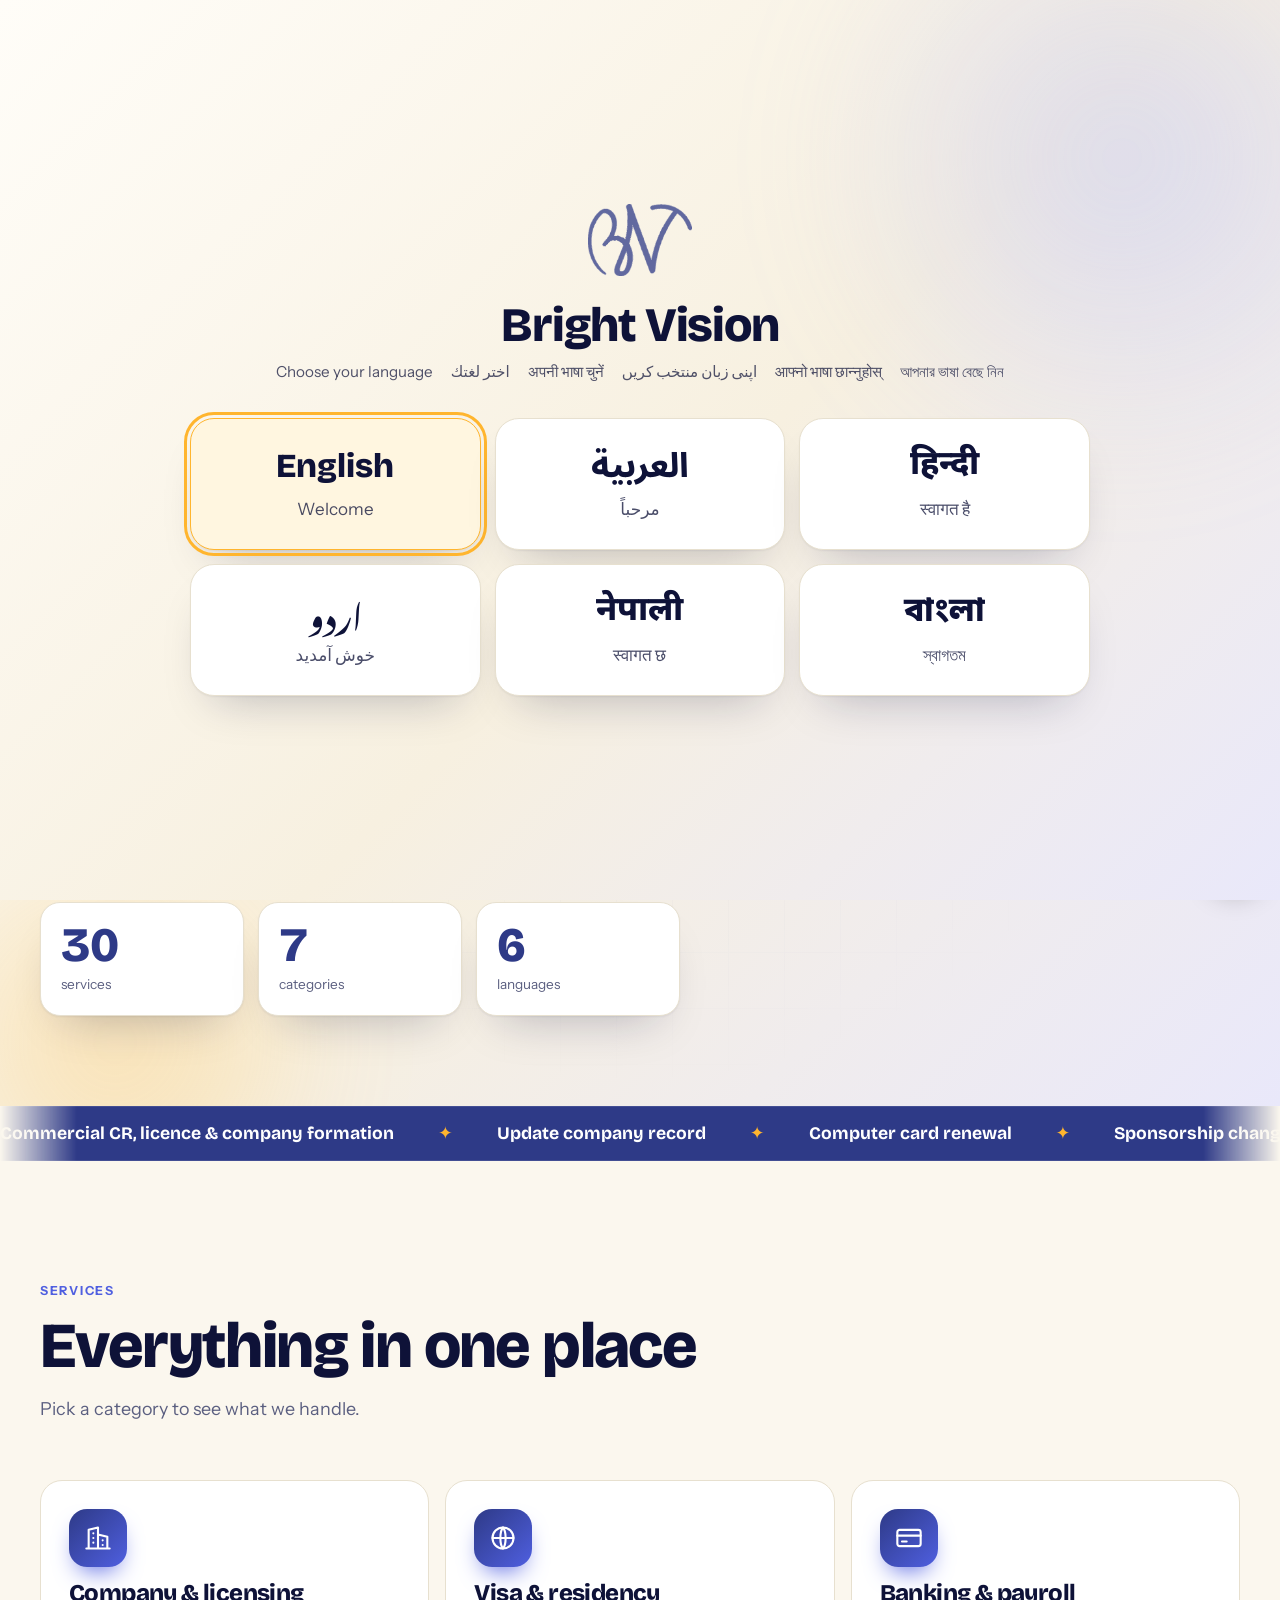
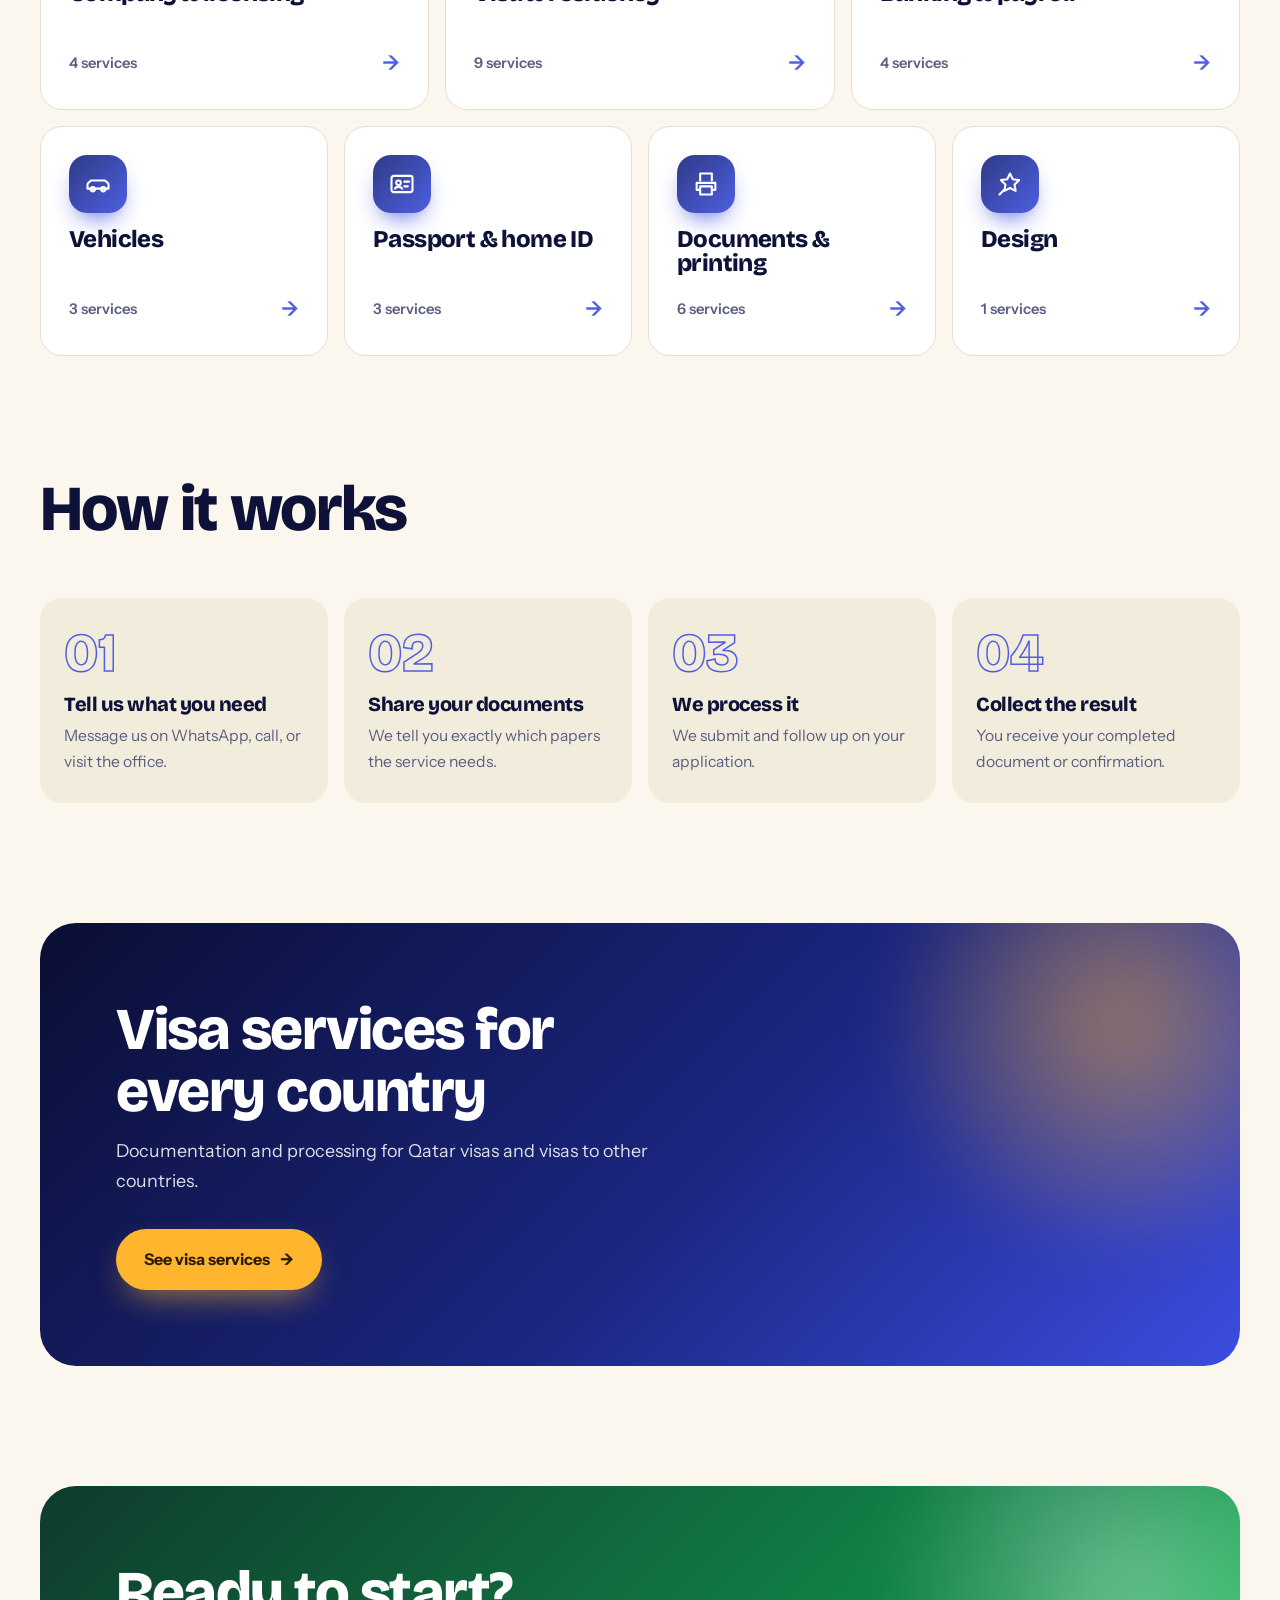
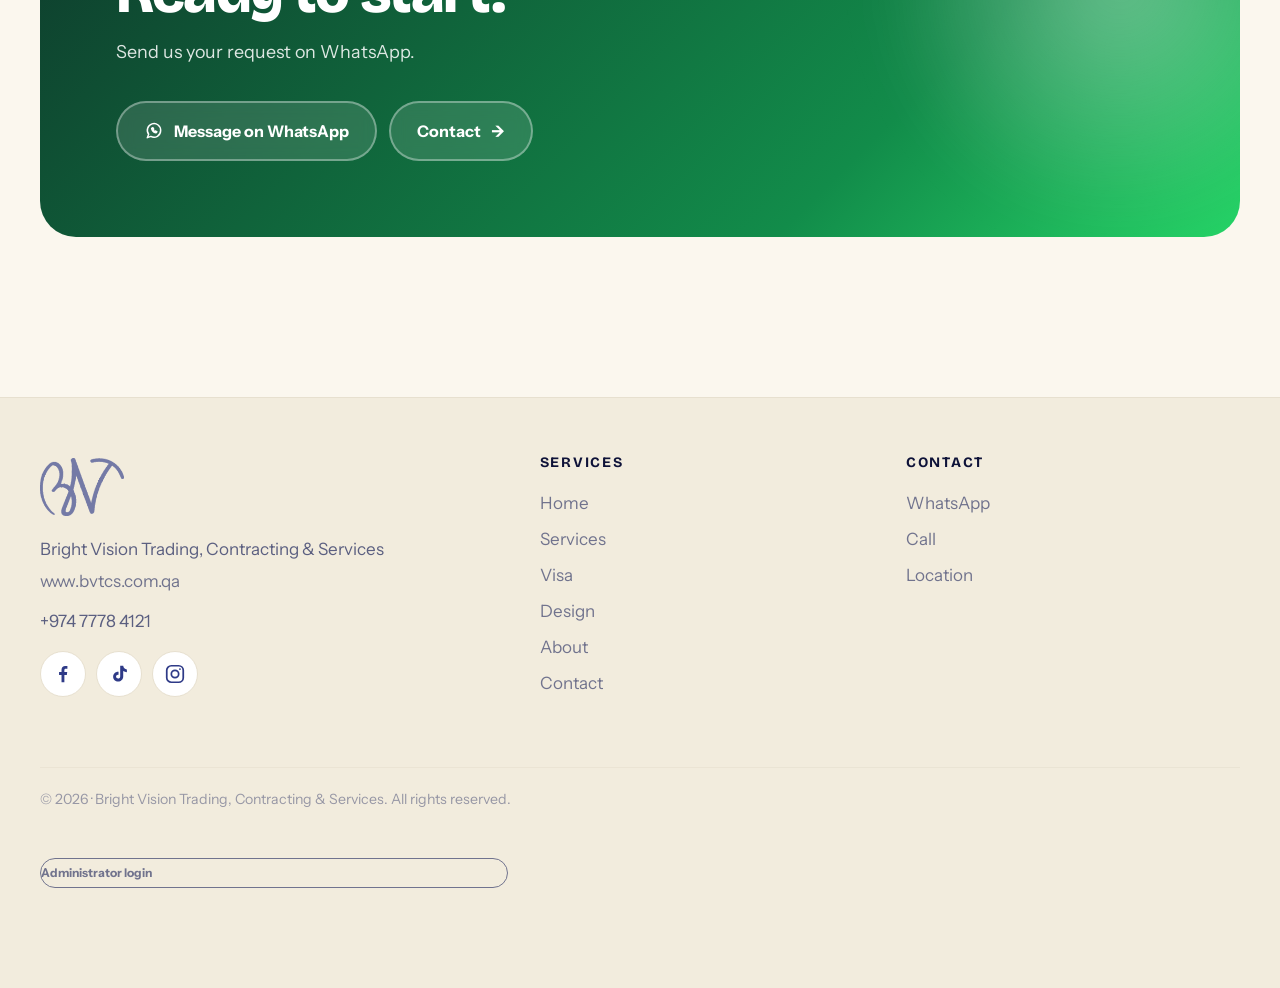
<file: index.html>
<!DOCTYPE html>
<html lang="en" dir="ltr">
<head>
<meta charset="utf-8">
<meta name="viewport" content="width=device-width, initial-scale=1, viewport-fit=cover">
<title>Bright Vision Trading, Contracting &amp; Services | Qatar</title>
<meta name="description" content="Bright Vision Trading, Contracting &amp; Services. Company licences, visas, QID, banking, vehicle and printing services in Qatar. English, Arabic, Hindi, Urdu, Nepali and Bengali.">
<meta property="og:title" content="Bright Vision Trading, Contracting &amp; Services | Qatar">
<meta property="og:description" content="Bright Vision Trading, Contracting &amp; Services. Company licences, visas, QID, banking, vehicle and printing services in Qatar. English, Arabic, Hindi, Urdu, Nepali and Bengali.">
<meta property="og:type" content="website">
<meta name="theme-color" content="#FBF7EE">
<link rel="icon" type="image/png" href="assets/logo-mask.png">
<noscript><style>.rv{opacity:1!important}</style></noscript>
<link rel="preconnect" href="https://fonts.googleapis.com">
<link rel="preconnect" href="https://fonts.gstatic.com" crossorigin>
<link rel="stylesheet" href="https://fonts.googleapis.com/css2?family=Bricolage+Grotesque:opsz,wght@12..96,400..800&family=Instrument+Sans:wght@400..700&family=Noto+Sans+Arabic:wght@400..700&family=Noto+Nastaliq+Urdu:wght@400..700&family=Noto+Sans+Devanagari:wght@400..700&family=Noto+Sans+Bengali:wght@400..700&display=swap">
<link rel="stylesheet" href="css/logo.css">
<link rel="stylesheet" href="css/style.css?v=20261112-mobilefix">
</head>
<body data-page="index">
<a class="skip" href="#main" data-t="skip">Skip to content</a>
<div id="prog" aria-hidden="true"></div>


<div class="gate" id="gate" role="dialog" aria-modal="true" aria-labelledby="gate-h" hidden>
  <div class="gate-in">
    <button type="button" class="gate-x" id="gate-x" aria-label="Close" hidden>✕</button>
    <span class="logo" role="img" aria-label="Bright Vision"></span>
    <h2 id="gate-h" class="gate-title">Bright Vision</h2>
    <div class="gate-cap" id="gate-cap"></div>
    <div class="gate-grid" id="gate-grid"></div>
  </div>
</div>

<div id="app">
<header class="top" id="top">
  <div class="wrap">
    <a class="brand" href="https://www.bvtcs.com.qa" target="_blank" rel="noopener" aria-label="Bright Vision, www.bvtcs.com.qa"><span class="logo" role="img" aria-label="" style="--w:52px"></span><span class="tx">Bright Vision<small data-t="tag">Trading · Contracting · Services</small></span></a>
    <nav class="nav" aria-label="Main"><a href="index.html" aria-current="page" data-t="nav_home">Home</a><a href="services.html" data-t="nav_services">Services</a><a href="visa.html" data-t="nav_visa">Visa</a><a href="design.html" data-t="nav_design">Design</a><a href="about.html" data-t="nav_about">About</a><a href="contact.html" data-t="nav_contact">Contact</a></nav>
    <div class="tools">
      <button type="button" class="lbtn" id="lang-btn" aria-label="Language"><svg viewBox="0 0 24 24" width="18" height="18" fill="none" stroke="currentColor" stroke-width="1.8" stroke-linecap="round" aria-hidden="true"><circle cx="12" cy="12" r="9"/><path d="M3 12h18M12 3c3 3.5 3 14.5 0 18M12 3c-3 3.5-3 14.5 0 18"/></svg><span id="lang-name">English</span></button>
      <button type="button" class="ibtn" id="menu-btn" aria-label="Menu" aria-expanded="false"><svg viewBox="0 0 24 24" width="20" height="20" fill="none" stroke="currentColor" stroke-width="2" stroke-linecap="round" aria-hidden="true"><path d="M4 7h16M4 12h16M4 17h16"/></svg></button>
    </div>
  </div>
</header>
<main id="main">
<section class="hero big"><div class="grid-bg"></div><div class="wrap hero-grid">
  <div>
    <span class="eyebrow"><i></i><span data-t="hero_eyebrow">Qatar · bvtcs.com.qa</span></span>
    <h1 data-t="hero_h1">Your Qatar paperwork, handled at one counter.</h1>
    <p class="lead" data-t="hero_p">Company licences, visas, QID, banking, vehicles and printing. Tell us what you need and we take it from there.</p>
    <div class="btns">
      <a class="btn primary" href="services.html"><span data-t="cta_browse">Browse all services</span><span class="arr" aria-hidden="true">→</span></a>
      <a class="btn glass" href="https://wa.me/97477784121?text=Hello%20Bright%20Vision%2C%20I%20would%20like%20to%20make%20an%20enquiry." target="_blank" rel="noopener"><svg viewBox="0 0 24 24" width="20" height="20" fill="none" stroke="currentColor" stroke-width="1.8" stroke-linecap="round" stroke-linejoin="round" aria-hidden="true"><path d="M20 11.5a8 8 0 0 1-11.8 7L4 20l1.6-4.1A8 8 0 1 1 20 11.5z"/><path d="M9.2 8.8c.3 2.4 2.6 4.8 5.2 5.4l1.1-1.2-1.8-1-.8.7c-.9-.4-1.7-1.2-2-2.1l.7-.8-1-1.8z"/></svg><span data-t="cta_wa">Message on WhatsApp</span></a>
    </div>
    <div class="stats" id="stats"></div>
  </div>
  <div class="hero-art" aria-hidden="true"><div class="disc"></div><div class="glassbox"><span class="logo"></span></div><div id="chipf" style="display:contents"></div></div>
</div></section>
<div class="mq" id="mq" aria-hidden="true"></div>
<section class="s"><div class="wrap">
  <div class="sh rv"><span class="kicker" data-t="nav_services">Services</span><h2 data-t="home_cats_h">Everything in one place</h2><p data-t="home_cats_p">Pick a category to see what we handle.</p></div>
  <div class="bento" id="bento"></div>
</div></section>
<section class="s" style="padding-top:0"><div class="wrap">
  <div class="sh rv"><h2 data-t="how_h">How it works</h2></div>
  <div class="steps" id="steps"></div>
</div></section>
<section class="s" style="padding-top:0"><div class="wrap">
  <div class="band rv"><h2 data-t="visa_teaser_h">Visa services for every country</h2><p data-t="visa_teaser_p">Documentation and processing for Qatar visas and visas to other countries.</p><div class="btns"><a class="btn primary" href="visa.html"><span data-t="visa_cta">See visa services</span><span class="arr" aria-hidden="true">→</span></a></div></div>
</div></section>
<section class="s" style="padding-top:0"><div class="wrap">
  <div class="band alt rv"><h2 data-t="contact_teaser_h">Ready to start?</h2><p data-t="contact_teaser_p">Send us your request on WhatsApp.</p><div class="btns"><a class="btn glass" href="https://wa.me/97477784121?text=Hello%20Bright%20Vision%2C%20I%20would%20like%20to%20make%20an%20enquiry." target="_blank" rel="noopener"><svg viewBox="0 0 24 24" width="20" height="20" fill="none" stroke="currentColor" stroke-width="1.8" stroke-linecap="round" stroke-linejoin="round" aria-hidden="true"><path d="M20 11.5a8 8 0 0 1-11.8 7L4 20l1.6-4.1A8 8 0 1 1 20 11.5z"/><path d="M9.2 8.8c.3 2.4 2.6 4.8 5.2 5.4l1.1-1.2-1.8-1-.8.7c-.9-.4-1.7-1.2-2-2.1l.7-.8-1-1.8z"/></svg><span data-t="cta_wa">Message on WhatsApp</span></a><a class="btn glass" href="contact.html"><span data-t="nav_contact">Contact</span><span class="arr" aria-hidden="true">→</span></a></div></div>
</div></section>
</main>
<footer class="foot">
  <div class="wrap">
    <div><a href="https://www.bvtcs.com.qa" target="_blank" rel="noopener" aria-label="www.bvtcs.com.qa"><span class="logo" role="img" aria-label="Bright Vision"></span></a><p>Bright Vision Trading, Contracting &amp; Services</p><a class="ltr" href="https://www.bvtcs.com.qa" target="_blank" rel="noopener">www.bvtcs.com.qa</a><p class="ltr" style="margin-top:8px">+974 7778 4121</p><div class="social"><a class="soc" href="https://www.facebook.com/share/1bd8rBZ3GA/" target="_blank" rel="noopener" aria-label="Facebook (Bright Vision)"><svg viewBox="0 0 24 24" width="22" height="22" fill="currentColor" aria-hidden="true"><path d="M13.5 21v-8h2.7l.4-3.2h-3.1V7.8c0-.9.3-1.5 1.6-1.5h1.7V3.4c-.3 0-1.3-.1-2.4-.1-2.4 0-4 1.5-4 4.1v2.4H7.7V13h2.7v8h3.1z"/></svg></a><a class="soc" href="https://www.tiktok.com/@brightvision4121?_r=1&amp;_t=ZS-9BKxPsGutCH" target="_blank" rel="noopener" aria-label="TikTok (Bright Vision)"><svg viewBox="0 0 24 24" width="22" height="22" fill="currentColor" aria-hidden="true"><path d="M16.6 3c.3 2.4 1.7 3.8 4 4v3c-1.4 0-2.8-.4-4-1.2v5.9c0 3.2-2.5 5.5-5.5 5.5S5.6 18 5.6 14.9c0-3.1 2.6-5.6 5.9-5.3v3.2c-1.6-.4-2.7.7-2.7 2 0 1.2 1 2.2 2.2 2.2 1.3 0 2.3-.9 2.3-2.4V3h3.3z"/></svg></a><a class="soc" href="https://www.instagram.com/bvtcs.qa?cplk=MXY1Y21hZmdsaXBzOQ==" target="_blank" rel="noopener" aria-label="Instagram (Bright Vision)"><svg viewBox="0 0 24 24" width="22" height="22" fill="none" stroke="currentColor" stroke-width="1.9" aria-hidden="true"><rect x="3" y="3" width="18" height="18" rx="5"/><circle cx="12" cy="12" r="4"/><circle cx="17.4" cy="6.6" r="1" fill="currentColor" stroke="none"/></svg></a></div></div>
    <div><h4 data-t="nav_services">Services</h4><a href="index.html" data-t="nav_home">Home</a><a href="services.html" data-t="nav_services">Services</a><a href="visa.html" data-t="nav_visa">Visa</a><a href="design.html" data-t="nav_design">Design</a><a href="about.html" data-t="nav_about">About</a><a href="contact.html" data-t="nav_contact">Contact</a></div>
    <div><h4 data-t="nav_contact">Contact</h4><a href="https://wa.me/97477784121?text=Hello%20Bright%20Vision%2C%20I%20would%20like%20to%20make%20an%20enquiry." target="_blank" rel="noopener" data-t="c_wa">WhatsApp</a><a href="tel:+97477784121" data-t="call">Call</a><a href="https://maps.app.goo.gl/YHcfcu7H1RyJaXjJ8" target="_blank" rel="noopener" data-t="c_loc">Location</a></div>
    <small>© <span id="yr">2026</span> · <span data-t="footer">Bright Vision Trading, Contracting &amp; Services. All rights reserved.</span></small>
  </div>
</footer>
</div>

<div class="fabs">
  <a class="fab pin" id="fab-map" href="https://maps.app.goo.gl/YHcfcu7H1RyJaXjJ8" target="_blank" rel="noopener" aria-label="Location"><svg viewBox="0 0 24 24" fill="none" stroke="currentColor" stroke-width="2" stroke-linecap="round" stroke-linejoin="round" aria-hidden="true"><path d="M12 21s-7-6.2-7-11.5A7 7 0 0 1 19 9.5C19 14.8 12 21 12 21z"/><circle cx="12" cy="9.5" r="2.5"/></svg></a>
  <a class="fab" id="fab" href="https://wa.me/97477784121?text=Hello%20Bright%20Vision%2C%20I%20would%20like%20to%20make%20an%20enquiry." target="_blank" rel="noopener" aria-label="WhatsApp"><svg viewBox="0 0 24 24"  fill="none" stroke="currentColor" stroke-width="1.8" stroke-linecap="round" stroke-linejoin="round" aria-hidden="true"><path d="M20 11.5a8 8 0 0 1-11.8 7L4 20l1.6-4.1A8 8 0 1 1 20 11.5z"/><path d="M9.2 8.8c.3 2.4 2.6 4.8 5.2 5.4l1.1-1.2-1.8-1-.8.7c-.9-.4-1.7-1.2-2-2.1l.7-.8-1-1.8z"/></svg></a>
</div>

<script src="js/data.js"></script>
<script src="js/main.js"></script>
</body>
</html>
</file>
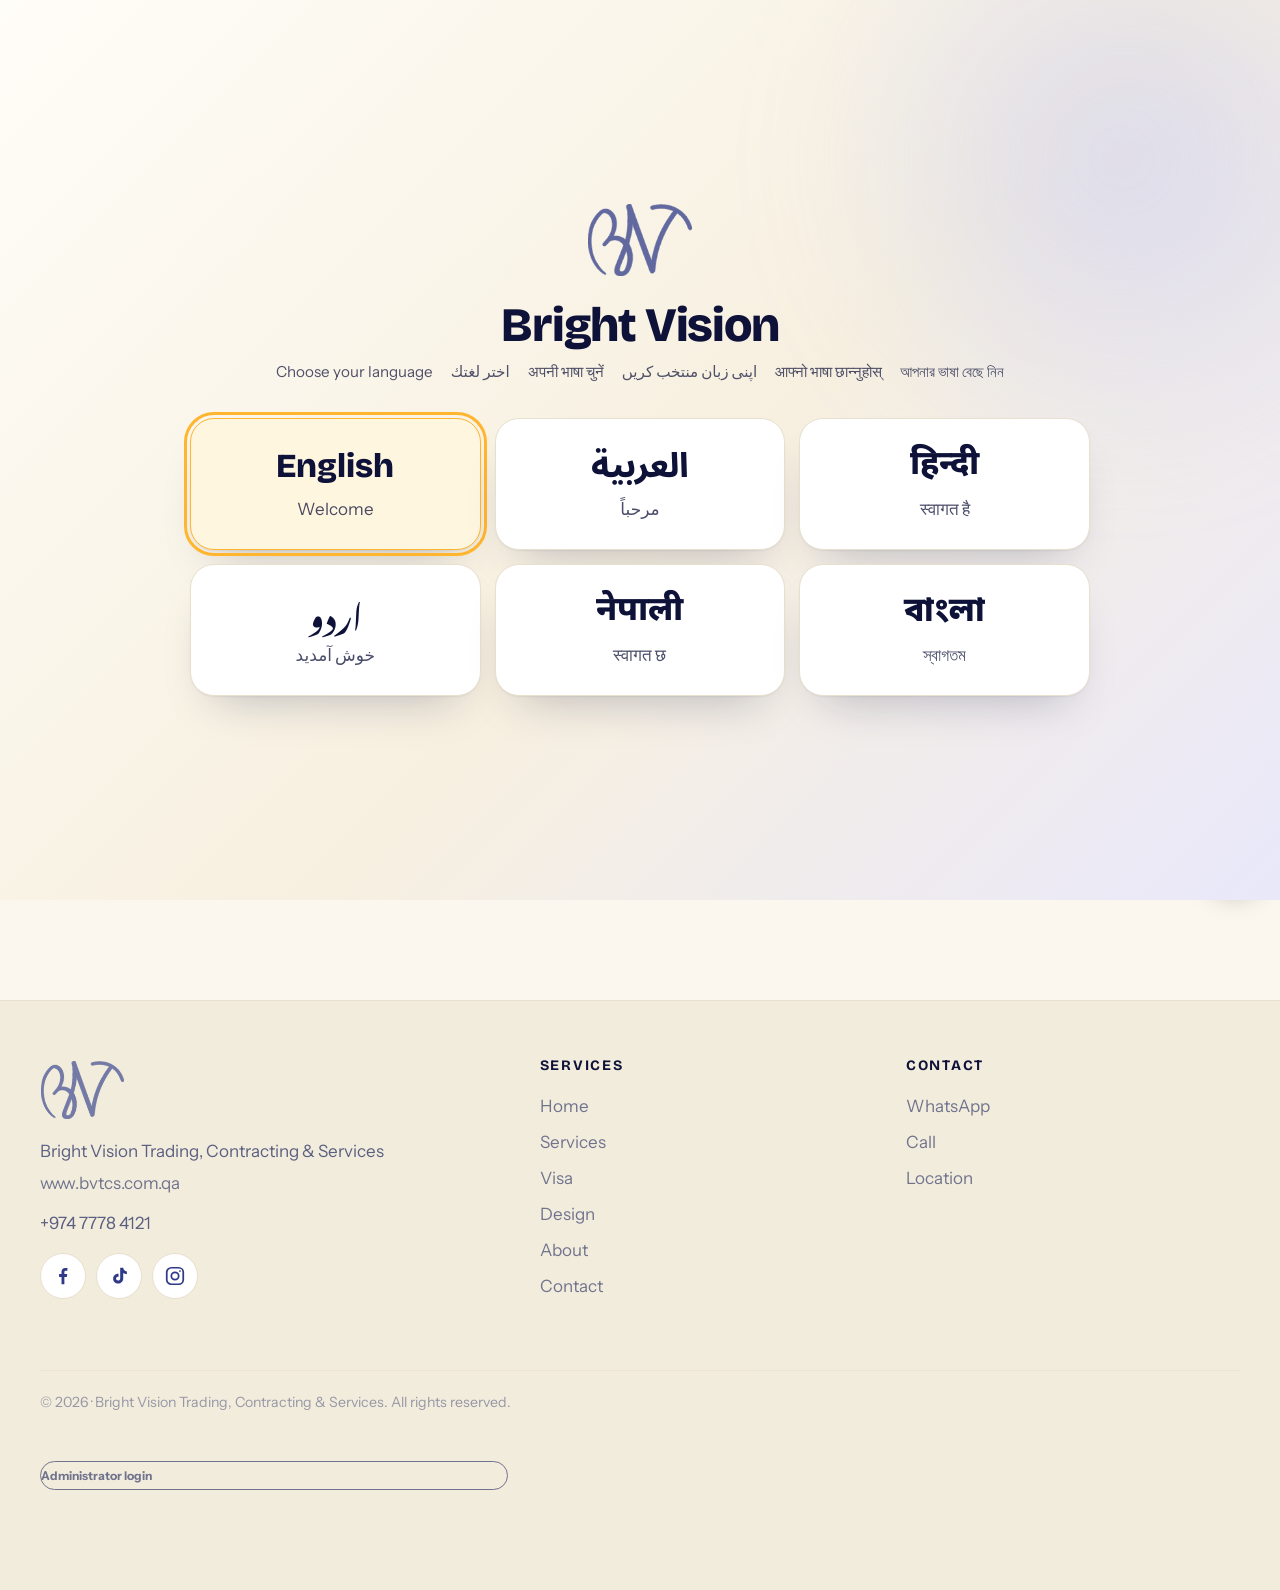
<file: about.html>
<!DOCTYPE html>
<html lang="en" dir="ltr">
<head>
<meta charset="utf-8">
<meta name="viewport" content="width=device-width, initial-scale=1, viewport-fit=cover">
<title>About | Bright Vision Trading</title>
<meta name="description" content="Bright Vision Trading, Contracting &amp; Services. Company licences, visas, QID, banking, vehicle and printing services in Qatar. English, Arabic, Hindi, Urdu, Nepali and Bengali.">
<meta property="og:title" content="About | Bright Vision Trading">
<meta property="og:description" content="Bright Vision Trading, Contracting &amp; Services. Company licences, visas, QID, banking, vehicle and printing services in Qatar. English, Arabic, Hindi, Urdu, Nepali and Bengali.">
<meta property="og:type" content="website">
<meta name="theme-color" content="#FBF7EE">
<link rel="icon" type="image/png" href="assets/logo-mask.png">
<noscript><style>.rv{opacity:1!important}</style></noscript>
<link rel="preconnect" href="https://fonts.googleapis.com">
<link rel="preconnect" href="https://fonts.gstatic.com" crossorigin>
<link rel="stylesheet" href="https://fonts.googleapis.com/css2?family=Bricolage+Grotesque:opsz,wght@12..96,400..800&family=Instrument+Sans:wght@400..700&family=Noto+Sans+Arabic:wght@400..700&family=Noto+Nastaliq+Urdu:wght@400..700&family=Noto+Sans+Devanagari:wght@400..700&family=Noto+Sans+Bengali:wght@400..700&display=swap">
<link rel="stylesheet" href="css/logo.css">
<link rel="stylesheet" href="css/style.css?v=20261112-mobilefix">
</head>
<body data-page="about">
<a class="skip" href="#main" data-t="skip">Skip to content</a>
<div id="prog" aria-hidden="true"></div>


<div class="gate" id="gate" role="dialog" aria-modal="true" aria-labelledby="gate-h" hidden>
  <div class="gate-in">
    <button type="button" class="gate-x" id="gate-x" aria-label="Close" hidden>✕</button>
    <span class="logo" role="img" aria-label="Bright Vision"></span>
    <h2 id="gate-h" class="gate-title">Bright Vision</h2>
    <div class="gate-cap" id="gate-cap"></div>
    <div class="gate-grid" id="gate-grid"></div>
  </div>
</div>

<div id="app">
<header class="top" id="top">
  <div class="wrap">
    <a class="brand" href="https://www.bvtcs.com.qa" target="_blank" rel="noopener" aria-label="Bright Vision, www.bvtcs.com.qa"><span class="logo" role="img" aria-label="" style="--w:52px"></span><span class="tx">Bright Vision<small data-t="tag">Trading · Contracting · Services</small></span></a>
    <nav class="nav" aria-label="Main"><a href="index.html" data-t="nav_home">Home</a><a href="services.html" data-t="nav_services">Services</a><a href="visa.html" data-t="nav_visa">Visa</a><a href="design.html" data-t="nav_design">Design</a><a href="about.html" aria-current="page" data-t="nav_about">About</a><a href="contact.html" data-t="nav_contact">Contact</a></nav>
    <div class="tools">
      <button type="button" class="lbtn" id="lang-btn" aria-label="Language"><svg viewBox="0 0 24 24" width="18" height="18" fill="none" stroke="currentColor" stroke-width="1.8" stroke-linecap="round" aria-hidden="true"><circle cx="12" cy="12" r="9"/><path d="M3 12h18M12 3c3 3.5 3 14.5 0 18M12 3c-3 3.5-3 14.5 0 18"/></svg><span id="lang-name">English</span></button>
      <button type="button" class="ibtn" id="menu-btn" aria-label="Menu" aria-expanded="false"><svg viewBox="0 0 24 24" width="20" height="20" fill="none" stroke="currentColor" stroke-width="2" stroke-linecap="round" aria-hidden="true"><path d="M4 7h16M4 12h16M4 17h16"/></svg></button>
    </div>
  </div>
</header>
<main id="main">
<section class="hero sub"><div class="grid-bg"></div><div class="wrap">
  <span class="eyebrow"><i></i><span data-t="hero_eyebrow">Qatar · bvtcs.com.qa</span></span>
  <h1 data-t="about_h">About us</h1>
  
</div></section>
<section class="s"><div class="wrap about">
  <div><p data-t="about_p1" class="rv">About</p><p data-t="about_p2" class="rv">Trading and contracting.</p><p data-t="about_p3" class="rv">Languages.</p></div>
  <div class="rv"><div class="sh" style="margin-bottom:18px"><h2 data-t="stat_langs" style="font-size:clamp(1.8rem,4vw,2.6rem)">languages</h2></div><div class="langs" id="langs"></div>
  <div class="btns" style="margin-top:34px"><a class="btn primary" href="services.html"><span data-t="cta_browse">Browse all services</span><span class="arr" aria-hidden="true">→</span></a><a class="btn line" href="contact.html"><span data-t="nav_contact">Contact</span><span class="arr" aria-hidden="true">→</span></a></div></div>
</div></section>
</main>
<footer class="foot">
  <div class="wrap">
    <div><a href="https://www.bvtcs.com.qa" target="_blank" rel="noopener" aria-label="www.bvtcs.com.qa"><span class="logo" role="img" aria-label="Bright Vision"></span></a><p>Bright Vision Trading, Contracting &amp; Services</p><a class="ltr" href="https://www.bvtcs.com.qa" target="_blank" rel="noopener">www.bvtcs.com.qa</a><p class="ltr" style="margin-top:8px">+974 7778 4121</p><div class="social"><a class="soc" href="https://www.facebook.com/share/1bd8rBZ3GA/" target="_blank" rel="noopener" aria-label="Facebook (Bright Vision)"><svg viewBox="0 0 24 24" width="22" height="22" fill="currentColor" aria-hidden="true"><path d="M13.5 21v-8h2.7l.4-3.2h-3.1V7.8c0-.9.3-1.5 1.6-1.5h1.7V3.4c-.3 0-1.3-.1-2.4-.1-2.4 0-4 1.5-4 4.1v2.4H7.7V13h2.7v8h3.1z"/></svg></a><a class="soc" href="https://www.tiktok.com/@brightvision4121?_r=1&amp;_t=ZS-9BKxPsGutCH" target="_blank" rel="noopener" aria-label="TikTok (Bright Vision)"><svg viewBox="0 0 24 24" width="22" height="22" fill="currentColor" aria-hidden="true"><path d="M16.6 3c.3 2.4 1.7 3.8 4 4v3c-1.4 0-2.8-.4-4-1.2v5.9c0 3.2-2.5 5.5-5.5 5.5S5.6 18 5.6 14.9c0-3.1 2.6-5.6 5.9-5.3v3.2c-1.6-.4-2.7.7-2.7 2 0 1.2 1 2.2 2.2 2.2 1.3 0 2.3-.9 2.3-2.4V3h3.3z"/></svg></a><a class="soc" href="https://www.instagram.com/bvtcs.qa?cplk=MXY1Y21hZmdsaXBzOQ==" target="_blank" rel="noopener" aria-label="Instagram (Bright Vision)"><svg viewBox="0 0 24 24" width="22" height="22" fill="none" stroke="currentColor" stroke-width="1.9" aria-hidden="true"><rect x="3" y="3" width="18" height="18" rx="5"/><circle cx="12" cy="12" r="4"/><circle cx="17.4" cy="6.6" r="1" fill="currentColor" stroke="none"/></svg></a></div></div>
    <div><h4 data-t="nav_services">Services</h4><a href="index.html" data-t="nav_home">Home</a><a href="services.html" data-t="nav_services">Services</a><a href="visa.html" data-t="nav_visa">Visa</a><a href="design.html" data-t="nav_design">Design</a><a href="about.html" data-t="nav_about">About</a><a href="contact.html" data-t="nav_contact">Contact</a></div>
    <div><h4 data-t="nav_contact">Contact</h4><a href="https://wa.me/97477784121?text=Hello%20Bright%20Vision%2C%20I%20would%20like%20to%20make%20an%20enquiry." target="_blank" rel="noopener" data-t="c_wa">WhatsApp</a><a href="tel:+97477784121" data-t="call">Call</a><a href="https://maps.app.goo.gl/YHcfcu7H1RyJaXjJ8" target="_blank" rel="noopener" data-t="c_loc">Location</a></div>
    <small>© <span id="yr">2026</span> · <span data-t="footer">Bright Vision Trading, Contracting &amp; Services. All rights reserved.</span></small>
  </div>
</footer>
</div>

<div class="fabs">
  <a class="fab pin" id="fab-map" href="https://maps.app.goo.gl/YHcfcu7H1RyJaXjJ8" target="_blank" rel="noopener" aria-label="Location"><svg viewBox="0 0 24 24" fill="none" stroke="currentColor" stroke-width="2" stroke-linecap="round" stroke-linejoin="round" aria-hidden="true"><path d="M12 21s-7-6.2-7-11.5A7 7 0 0 1 19 9.5C19 14.8 12 21 12 21z"/><circle cx="12" cy="9.5" r="2.5"/></svg></a>
  <a class="fab" id="fab" href="https://wa.me/97477784121?text=Hello%20Bright%20Vision%2C%20I%20would%20like%20to%20make%20an%20enquiry." target="_blank" rel="noopener" aria-label="WhatsApp"><svg viewBox="0 0 24 24"  fill="none" stroke="currentColor" stroke-width="1.8" stroke-linecap="round" stroke-linejoin="round" aria-hidden="true"><path d="M20 11.5a8 8 0 0 1-11.8 7L4 20l1.6-4.1A8 8 0 1 1 20 11.5z"/><path d="M9.2 8.8c.3 2.4 2.6 4.8 5.2 5.4l1.1-1.2-1.8-1-.8.7c-.9-.4-1.7-1.2-2-2.1l.7-.8-1-1.8z"/></svg></a>
</div>

<script src="js/data.js"></script>
<script src="js/main.js"></script>
</body>
</html>
</file>
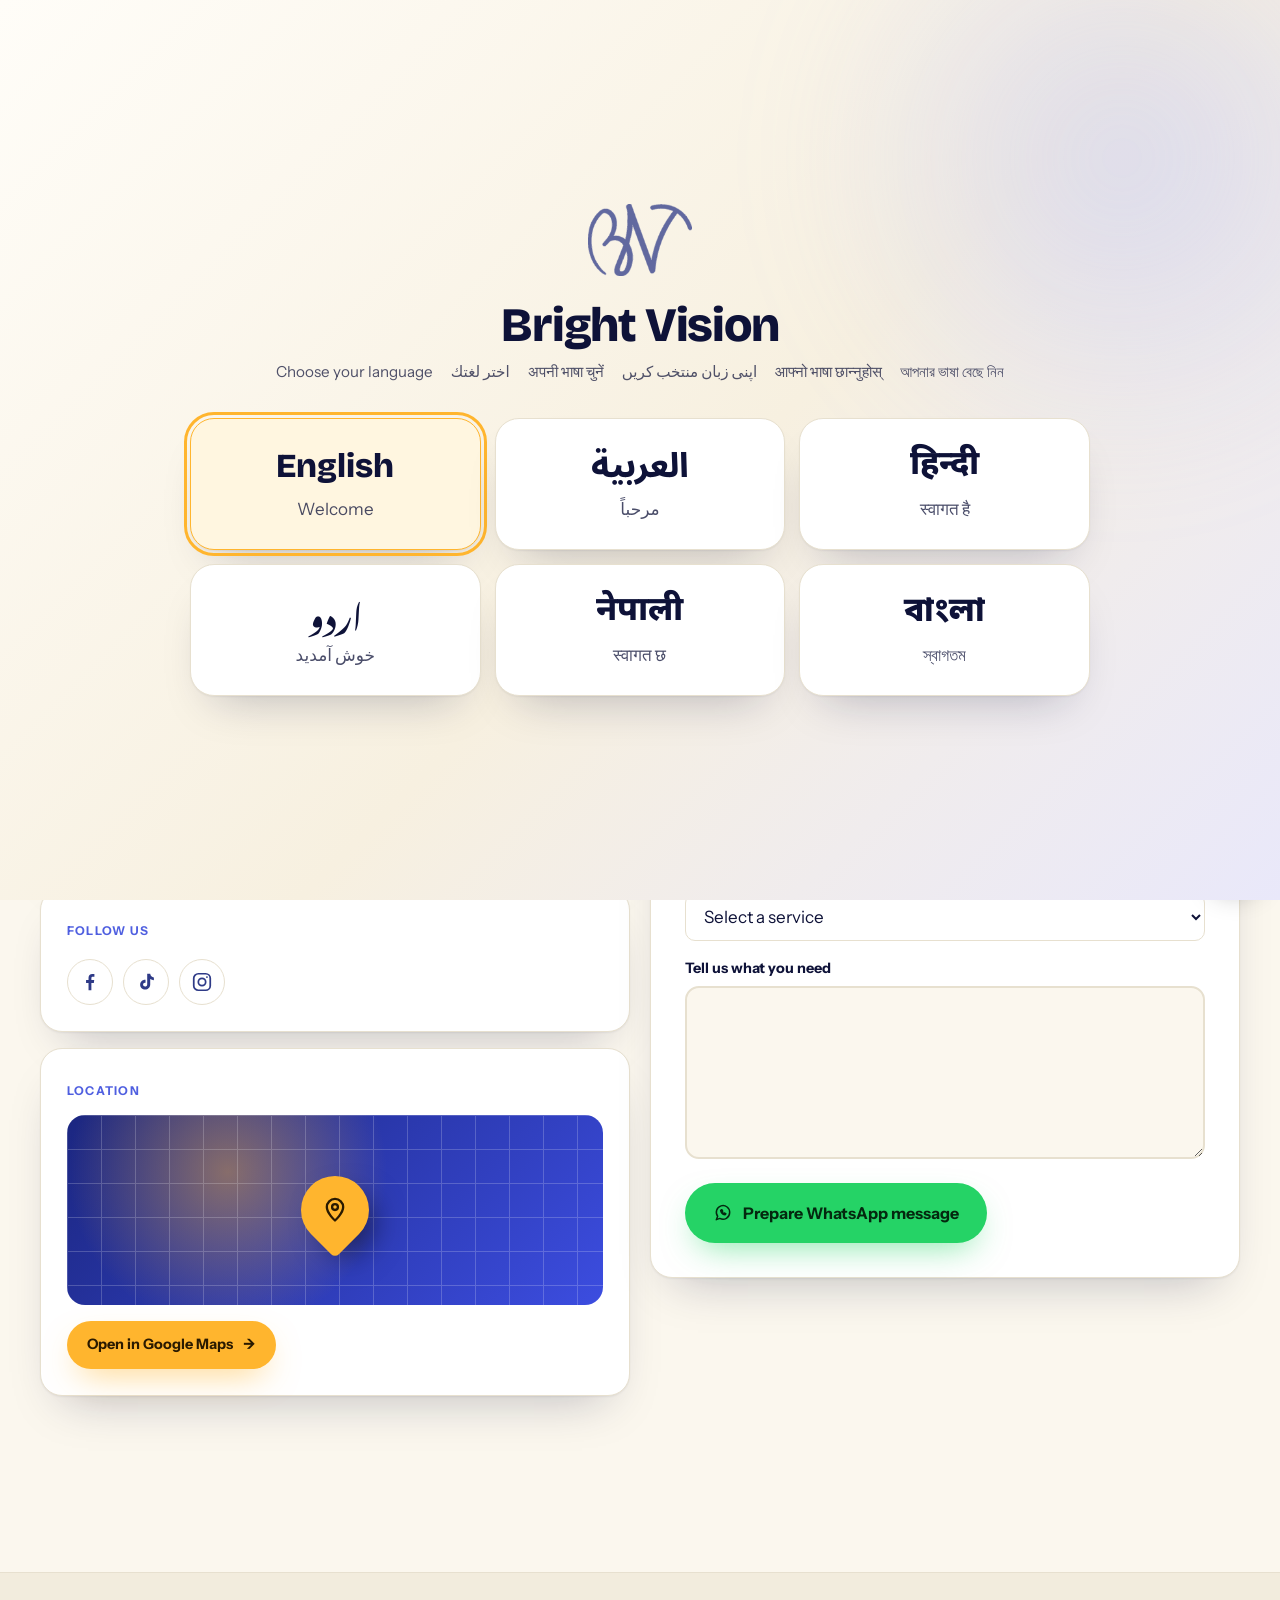
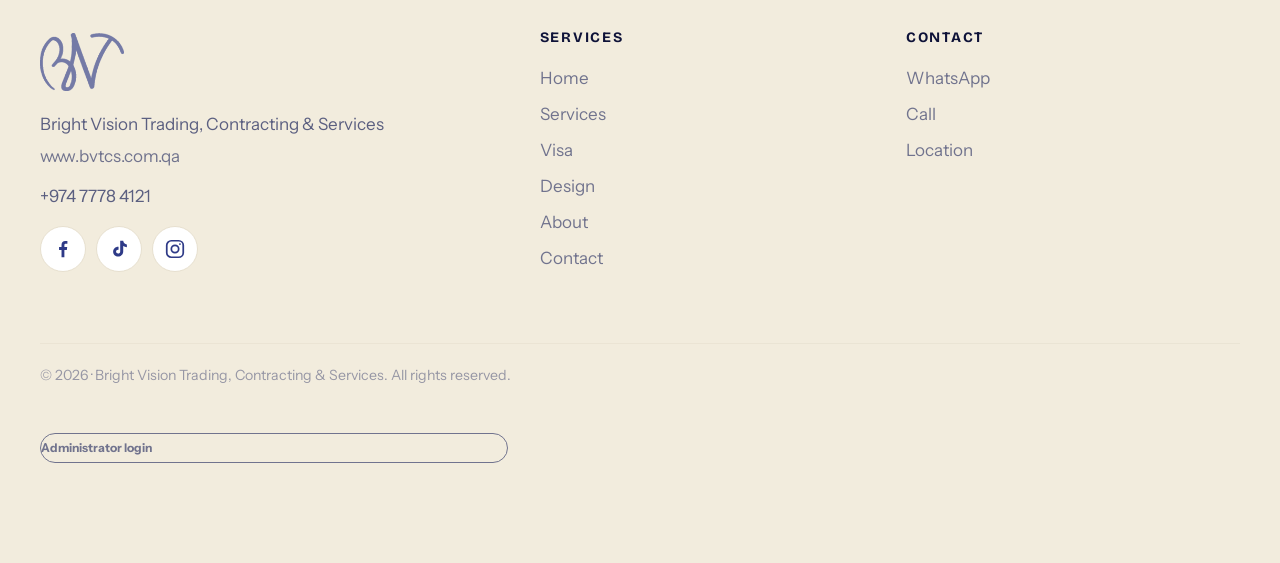
<file: contact.html>
<!DOCTYPE html>
<html lang="en" dir="ltr">
<head>
<meta charset="utf-8">
<meta name="viewport" content="width=device-width, initial-scale=1, viewport-fit=cover">
<title>Contact | Bright Vision Trading</title>
<meta name="description" content="Bright Vision Trading, Contracting &amp; Services. Company licences, visas, QID, banking, vehicle and printing services in Qatar. English, Arabic, Hindi, Urdu, Nepali and Bengali.">
<meta property="og:title" content="Contact | Bright Vision Trading">
<meta property="og:description" content="Bright Vision Trading, Contracting &amp; Services. Company licences, visas, QID, banking, vehicle and printing services in Qatar. English, Arabic, Hindi, Urdu, Nepali and Bengali.">
<meta property="og:type" content="website">
<meta name="theme-color" content="#FBF7EE">
<link rel="icon" type="image/png" href="assets/logo-mask.png">
<noscript><style>.rv{opacity:1!important}</style></noscript>
<link rel="preconnect" href="https://fonts.googleapis.com">
<link rel="preconnect" href="https://fonts.gstatic.com" crossorigin>
<link rel="stylesheet" href="https://fonts.googleapis.com/css2?family=Bricolage+Grotesque:opsz,wght@12..96,400..800&family=Instrument+Sans:wght@400..700&family=Noto+Sans+Arabic:wght@400..700&family=Noto+Nastaliq+Urdu:wght@400..700&family=Noto+Sans+Devanagari:wght@400..700&family=Noto+Sans+Bengali:wght@400..700&display=swap">
<link rel="stylesheet" href="css/logo.css">
<link rel="stylesheet" href="css/style.css?v=20261112-mobilefix">
</head>
<body data-page="contact">
<a class="skip" href="#main" data-t="skip">Skip to content</a>
<div id="prog" aria-hidden="true"></div>


<div class="gate" id="gate" role="dialog" aria-modal="true" aria-labelledby="gate-h" hidden>
  <div class="gate-in">
    <button type="button" class="gate-x" id="gate-x" aria-label="Close" hidden>✕</button>
    <span class="logo" role="img" aria-label="Bright Vision"></span>
    <h2 id="gate-h" class="gate-title">Bright Vision</h2>
    <div class="gate-cap" id="gate-cap"></div>
    <div class="gate-grid" id="gate-grid"></div>
  </div>
</div>

<div id="app">
<header class="top" id="top">
  <div class="wrap">
    <a class="brand" href="https://www.bvtcs.com.qa" target="_blank" rel="noopener" aria-label="Bright Vision, www.bvtcs.com.qa"><span class="logo" role="img" aria-label="" style="--w:52px"></span><span class="tx">Bright Vision<small data-t="tag">Trading · Contracting · Services</small></span></a>
    <nav class="nav" aria-label="Main"><a href="index.html" data-t="nav_home">Home</a><a href="services.html" data-t="nav_services">Services</a><a href="visa.html" data-t="nav_visa">Visa</a><a href="design.html" data-t="nav_design">Design</a><a href="about.html" data-t="nav_about">About</a><a href="contact.html" aria-current="page" data-t="nav_contact">Contact</a></nav>
    <div class="tools">
      <button type="button" class="lbtn" id="lang-btn" aria-label="Language"><svg viewBox="0 0 24 24" width="18" height="18" fill="none" stroke="currentColor" stroke-width="1.8" stroke-linecap="round" aria-hidden="true"><circle cx="12" cy="12" r="9"/><path d="M3 12h18M12 3c3 3.5 3 14.5 0 18M12 3c-3 3.5-3 14.5 0 18"/></svg><span id="lang-name">English</span></button>
      <button type="button" class="ibtn" id="menu-btn" aria-label="Menu" aria-expanded="false"><svg viewBox="0 0 24 24" width="20" height="20" fill="none" stroke="currentColor" stroke-width="2" stroke-linecap="round" aria-hidden="true"><path d="M4 7h16M4 12h16M4 17h16"/></svg></button>
    </div>
  </div>
</header>
<main id="main">
<section class="hero sub"><div class="grid-bg"></div><div class="wrap">
  <span class="eyebrow"><i></i><span data-t="hero_eyebrow">Qatar · bvtcs.com.qa</span></span>
  <h1 data-t="contact_h">Contact us</h1>
  <p class="lead" data-t="contact_p">The quickest way to reach us is WhatsApp.</p>
</div></section>
<section class="s" style="padding-top:48px"><div class="wrap split">
  <div>
    <div class="ccard rv"><span class="lbl" data-t="c_phone">Phone</span><span class="val ltr">+974 7778 4121</span><div class="row"><a class="btn line sm" href="tel:+97477784121" data-t="call">Call</a><button type="button" class="btn line sm" data-copy="+97477784121" data-t="copy">Copy</button></div></div>
    <div class="ccard rv" style="--d:70ms"><span class="lbl" data-t="c_wa">WhatsApp</span><span class="val ltr">+974 7778 4121</span><div class="row"><a class="btn wa sm" href="https://wa.me/97477784121?text=Hello%20Bright%20Vision%2C%20I%20need%20help%20with%20a%20service." target="_blank" rel="noopener"><svg viewBox="0 0 24 24" width="20" height="20" fill="none" stroke="currentColor" stroke-width="1.8" stroke-linecap="round" stroke-linejoin="round" aria-hidden="true"><path d="M20 11.5a8 8 0 0 1-11.8 7L4 20l1.6-4.1A8 8 0 1 1 20 11.5z"/><path d="M9.2 8.8c.3 2.4 2.6 4.8 5.2 5.4l1.1-1.2-1.8-1-.8.7c-.9-.4-1.7-1.2-2-2.1l.7-.8-1-1.8z"/></svg><span data-t="cta_wa">Message on WhatsApp</span></a></div></div>
    <div class="ccard rv" style="--d:100ms"><span class="lbl" data-t="follow_us">Follow us</span><div style="margin-top:14px"><div class="social"><a class="soc" href="https://www.facebook.com/share/1bd8rBZ3GA/" target="_blank" rel="noopener" aria-label="Facebook (Bright Vision)"><svg viewBox="0 0 24 24" width="22" height="22" fill="currentColor" aria-hidden="true"><path d="M13.5 21v-8h2.7l.4-3.2h-3.1V7.8c0-.9.3-1.5 1.6-1.5h1.7V3.4c-.3 0-1.3-.1-2.4-.1-2.4 0-4 1.5-4 4.1v2.4H7.7V13h2.7v8h3.1z"/></svg></a><a class="soc" href="https://www.tiktok.com/@brightvision4121?_r=1&amp;_t=ZS-9BKxPsGutCH" target="_blank" rel="noopener" aria-label="TikTok (Bright Vision)"><svg viewBox="0 0 24 24" width="22" height="22" fill="currentColor" aria-hidden="true"><path d="M16.6 3c.3 2.4 1.7 3.8 4 4v3c-1.4 0-2.8-.4-4-1.2v5.9c0 3.2-2.5 5.5-5.5 5.5S5.6 18 5.6 14.9c0-3.1 2.6-5.6 5.9-5.3v3.2c-1.6-.4-2.7.7-2.7 2 0 1.2 1 2.2 2.2 2.2 1.3 0 2.3-.9 2.3-2.4V3h3.3z"/></svg></a><a class="soc" href="https://www.instagram.com/bvtcs.qa?cplk=MXY1Y21hZmdsaXBzOQ==" target="_blank" rel="noopener" aria-label="Instagram (Bright Vision)"><svg viewBox="0 0 24 24" width="22" height="22" fill="none" stroke="currentColor" stroke-width="1.9" aria-hidden="true"><rect x="3" y="3" width="18" height="18" rx="5"/><circle cx="12" cy="12" r="4"/><circle cx="17.4" cy="6.6" r="1" fill="currentColor" stroke="none"/></svg></a></div></div></div>
    <div class="ccard rv" style="--d:140ms"><span class="lbl" data-t="c_loc">Location</span>
      <a class="mapbox" href="https://maps.app.goo.gl/YHcfcu7H1RyJaXjJ8" target="_blank" rel="noopener" data-ta="c_open_map" aria-label="Open in Google Maps"><span class="pinwrap"><svg width="28" height="28" viewBox="0 0 24 24" fill="none" stroke="currentColor" stroke-width="2" stroke-linecap="round" stroke-linejoin="round" aria-hidden="true"><path d="M12 21s-7-6.2-7-11.5A7 7 0 0 1 19 9.5C19 14.8 12 21 12 21z"/><circle cx="12" cy="9.5" r="2.5"/></svg></span></a>
      <div class="row"><a class="btn primary sm" href="https://maps.app.goo.gl/YHcfcu7H1RyJaXjJ8" target="_blank" rel="noopener"><span data-t="c_open_map">Open in Google Maps</span><span class="arr" aria-hidden="true">→</span></a></div></div>
  </div>
  <div class="panel rv"><h2 data-t="form_h">Send a request</h2>
    <form id="req" novalidate>
      <div class="field"><label for="f-name" data-t="f_name">Your name</label><input id="f-name" name="name" type="text" autocomplete="name" required></div>
      <div class="field"><label for="f-phone" data-t="f_phone">Your phone number</label><input id="f-phone" name="phone" type="tel" autocomplete="tel" inputmode="tel" dir="ltr" maxlength="32" required></div>
      <div class="field"><label for="f-email">Your email (optional)</label><input id="f-email" name="email" type="email" autocomplete="email" maxlength="254"></div>
      <div class="field"><label for="f-service">What do you need help with?</label><select id="f-service" name="service" required><option value="">Select a service</option><option>Company services</option><option>Visa and QID services</option><option>Banking services</option><option>Vehicle services</option><option>Passport services</option><option>Printing and documentation</option><option>Graphic and web design</option><option>General enquiry</option></select></div>
      <div class="hp-field" aria-hidden="true"><label for="f-website">Leave this field empty</label><input id="f-website" name="website" tabindex="-1" autocomplete="off"></div>
      <div class="field"><label for="f-msg" data-t="f_query">Your query</label><textarea id="f-msg" name="query" rows="5" maxlength="4000" required></textarea></div>
      <button class="btn wa" type="submit"><svg viewBox="0 0 24 24" width="20" height="20" fill="none" stroke="currentColor" stroke-width="1.8" stroke-linecap="round" stroke-linejoin="round" aria-hidden="true"><path d="M20 11.5a8 8 0 0 1-11.8 7L4 20l1.6-4.1A8 8 0 1 1 20 11.5z"/><path d="M9.2 8.8c.3 2.4 2.6 4.8 5.2 5.4l1.1-1.2-1.8-1-.8.7c-.9-.4-1.7-1.2-2-2.1l.7-.8-1-1.8z"/></svg><span data-t="f_send">Send enquiry on WhatsApp</span></button>
      <div id="ready"></div>
    </form>
  </div>
</div></section>
</main>
<footer class="foot">
  <div class="wrap">
    <div><a href="https://www.bvtcs.com.qa" target="_blank" rel="noopener" aria-label="www.bvtcs.com.qa"><span class="logo" role="img" aria-label="Bright Vision"></span></a><p>Bright Vision Trading, Contracting &amp; Services</p><a class="ltr" href="https://www.bvtcs.com.qa" target="_blank" rel="noopener">www.bvtcs.com.qa</a><p class="ltr" style="margin-top:8px">+974 7778 4121</p><div class="social"><a class="soc" href="https://www.facebook.com/share/1bd8rBZ3GA/" target="_blank" rel="noopener" aria-label="Facebook (Bright Vision)"><svg viewBox="0 0 24 24" width="22" height="22" fill="currentColor" aria-hidden="true"><path d="M13.5 21v-8h2.7l.4-3.2h-3.1V7.8c0-.9.3-1.5 1.6-1.5h1.7V3.4c-.3 0-1.3-.1-2.4-.1-2.4 0-4 1.5-4 4.1v2.4H7.7V13h2.7v8h3.1z"/></svg></a><a class="soc" href="https://www.tiktok.com/@brightvision4121?_r=1&amp;_t=ZS-9BKxPsGutCH" target="_blank" rel="noopener" aria-label="TikTok (Bright Vision)"><svg viewBox="0 0 24 24" width="22" height="22" fill="currentColor" aria-hidden="true"><path d="M16.6 3c.3 2.4 1.7 3.8 4 4v3c-1.4 0-2.8-.4-4-1.2v5.9c0 3.2-2.5 5.5-5.5 5.5S5.6 18 5.6 14.9c0-3.1 2.6-5.6 5.9-5.3v3.2c-1.6-.4-2.7.7-2.7 2 0 1.2 1 2.2 2.2 2.2 1.3 0 2.3-.9 2.3-2.4V3h3.3z"/></svg></a><a class="soc" href="https://www.instagram.com/bvtcs.qa?cplk=MXY1Y21hZmdsaXBzOQ==" target="_blank" rel="noopener" aria-label="Instagram (Bright Vision)"><svg viewBox="0 0 24 24" width="22" height="22" fill="none" stroke="currentColor" stroke-width="1.9" aria-hidden="true"><rect x="3" y="3" width="18" height="18" rx="5"/><circle cx="12" cy="12" r="4"/><circle cx="17.4" cy="6.6" r="1" fill="currentColor" stroke="none"/></svg></a></div></div>
    <div><h4 data-t="nav_services">Services</h4><a href="index.html" data-t="nav_home">Home</a><a href="services.html" data-t="nav_services">Services</a><a href="visa.html" data-t="nav_visa">Visa</a><a href="design.html" data-t="nav_design">Design</a><a href="about.html" data-t="nav_about">About</a><a href="contact.html" data-t="nav_contact">Contact</a></div>
    <div><h4 data-t="nav_contact">Contact</h4><a href="https://wa.me/97477784121?text=Hello%20Bright%20Vision%2C%20I%20would%20like%20to%20make%20an%20enquiry." target="_blank" rel="noopener" data-t="c_wa">WhatsApp</a><a href="tel:+97477784121" data-t="call">Call</a><a href="https://maps.app.goo.gl/YHcfcu7H1RyJaXjJ8" target="_blank" rel="noopener" data-t="c_loc">Location</a></div>
    <small>© <span id="yr">2026</span> · <span data-t="footer">Bright Vision Trading, Contracting &amp; Services. All rights reserved.</span></small>
  </div>
</footer>
</div>

<div class="fabs">
  <a class="fab pin" id="fab-map" href="https://maps.app.goo.gl/YHcfcu7H1RyJaXjJ8" target="_blank" rel="noopener" aria-label="Location"><svg viewBox="0 0 24 24" fill="none" stroke="currentColor" stroke-width="2" stroke-linecap="round" stroke-linejoin="round" aria-hidden="true"><path d="M12 21s-7-6.2-7-11.5A7 7 0 0 1 19 9.5C19 14.8 12 21 12 21z"/><circle cx="12" cy="9.5" r="2.5"/></svg></a>
  <a class="fab" id="fab" href="https://wa.me/97477784121?text=Hello%20Bright%20Vision%2C%20I%20would%20like%20to%20make%20an%20enquiry." target="_blank" rel="noopener" aria-label="WhatsApp"><svg viewBox="0 0 24 24"  fill="none" stroke="currentColor" stroke-width="1.8" stroke-linecap="round" stroke-linejoin="round" aria-hidden="true"><path d="M20 11.5a8 8 0 0 1-11.8 7L4 20l1.6-4.1A8 8 0 1 1 20 11.5z"/><path d="M9.2 8.8c.3 2.4 2.6 4.8 5.2 5.4l1.1-1.2-1.8-1-.8.7c-.9-.4-1.7-1.2-2-2.1l.7-.8-1-1.8z"/></svg></a>
</div>

<script src="js/data.js"></script>
<script src="js/main.js"></script>
</body>
</html>
</file>
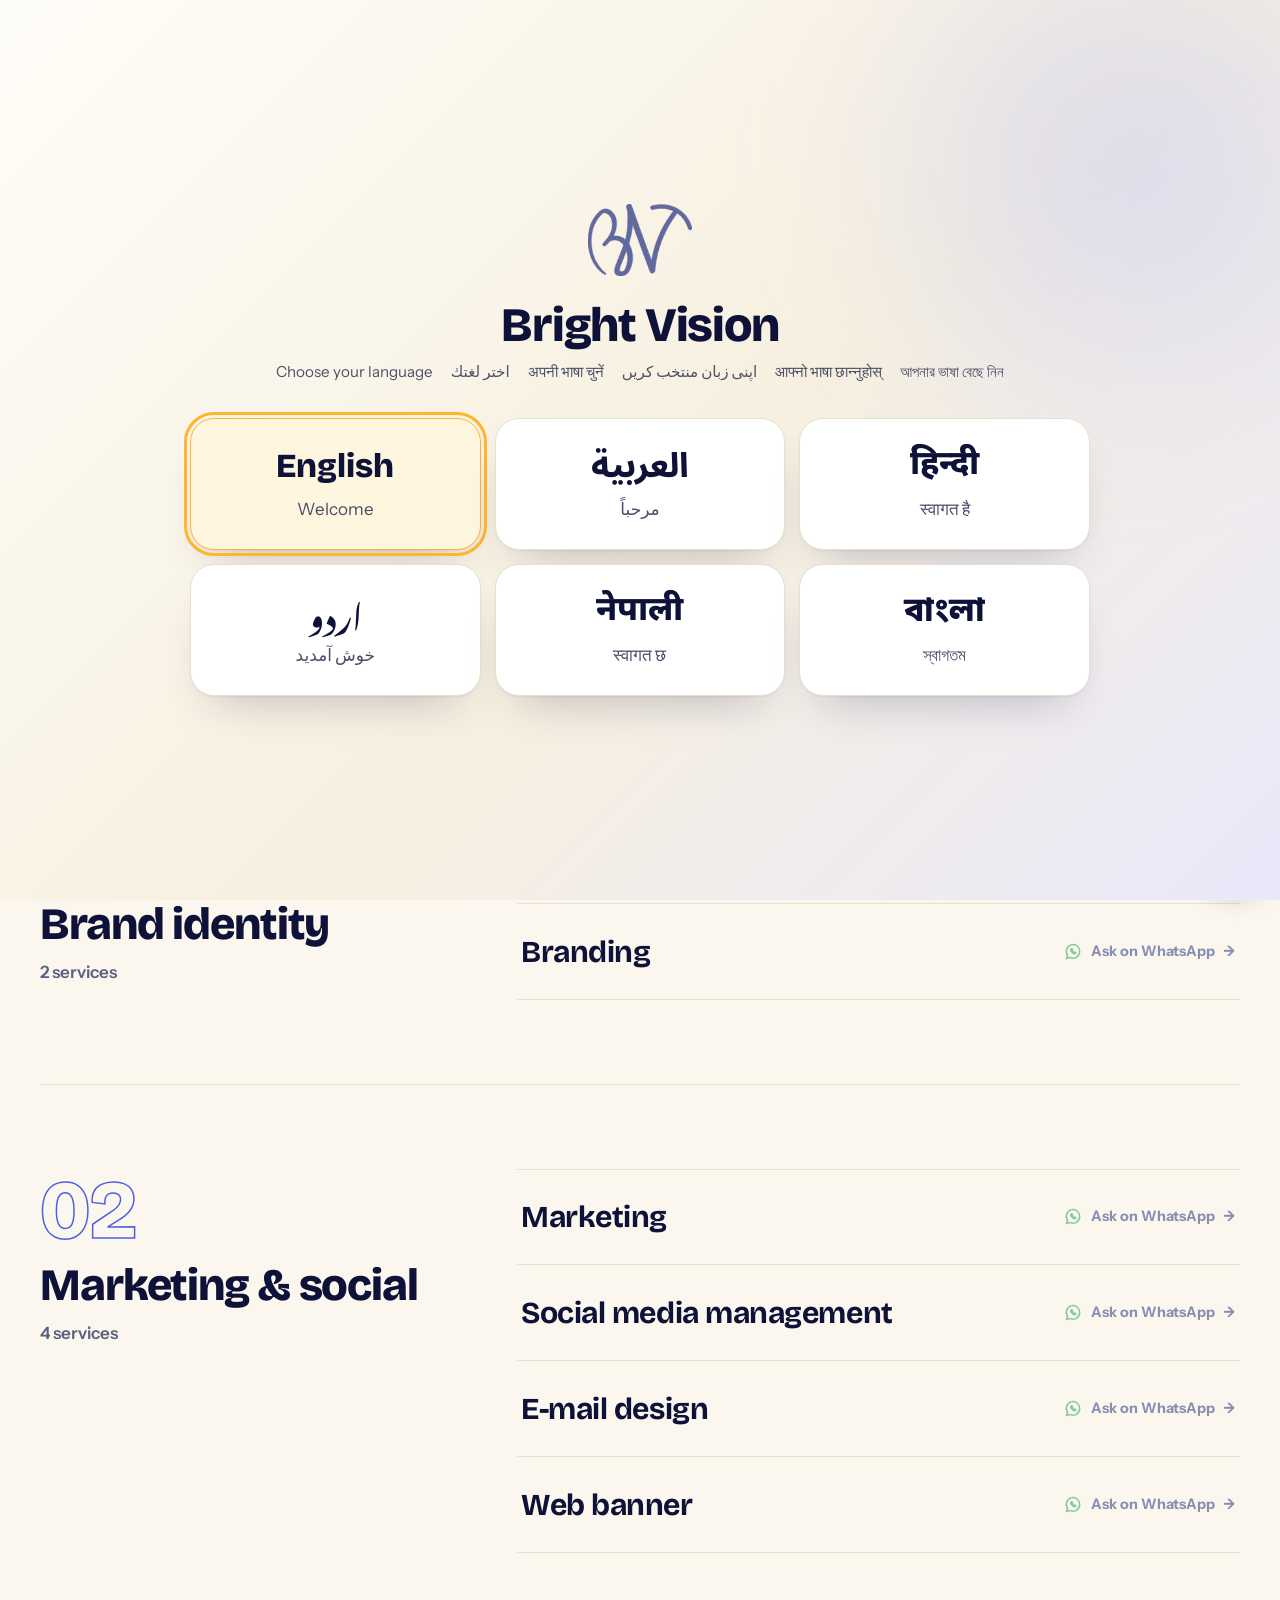
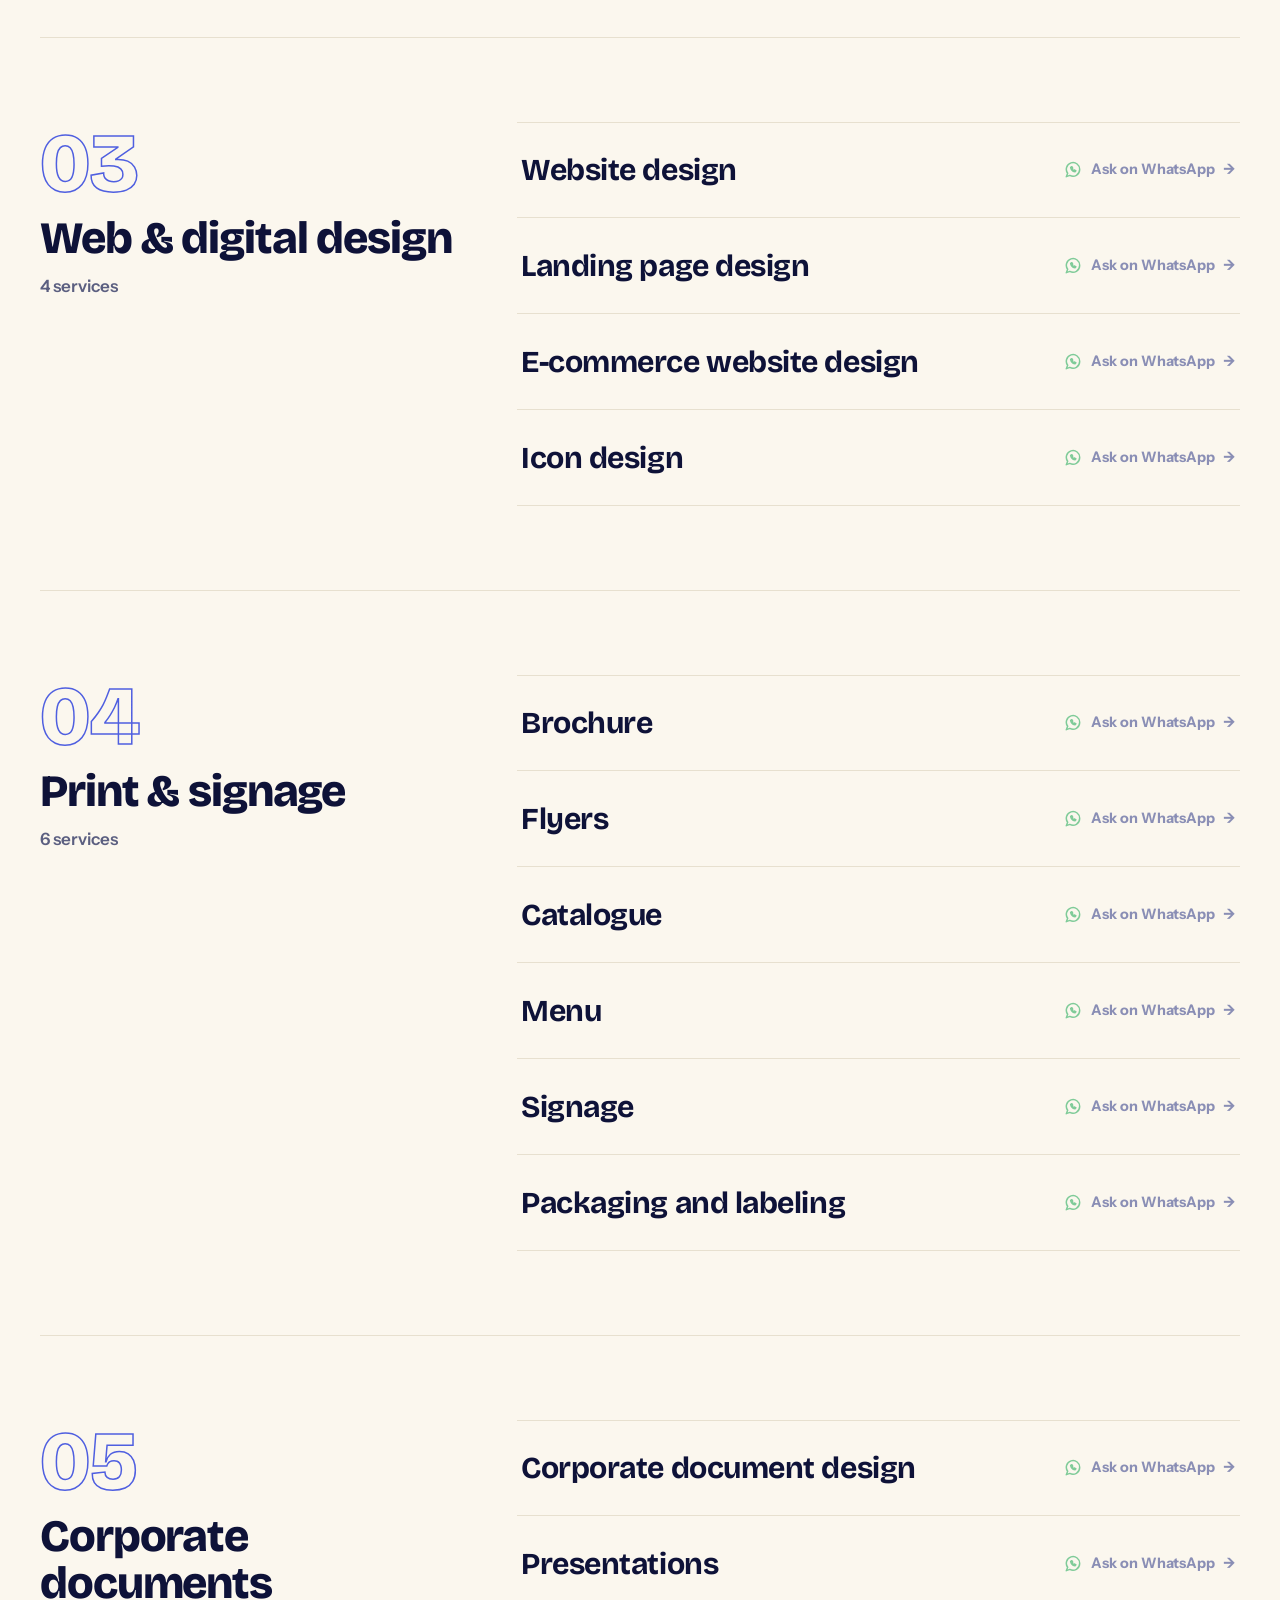
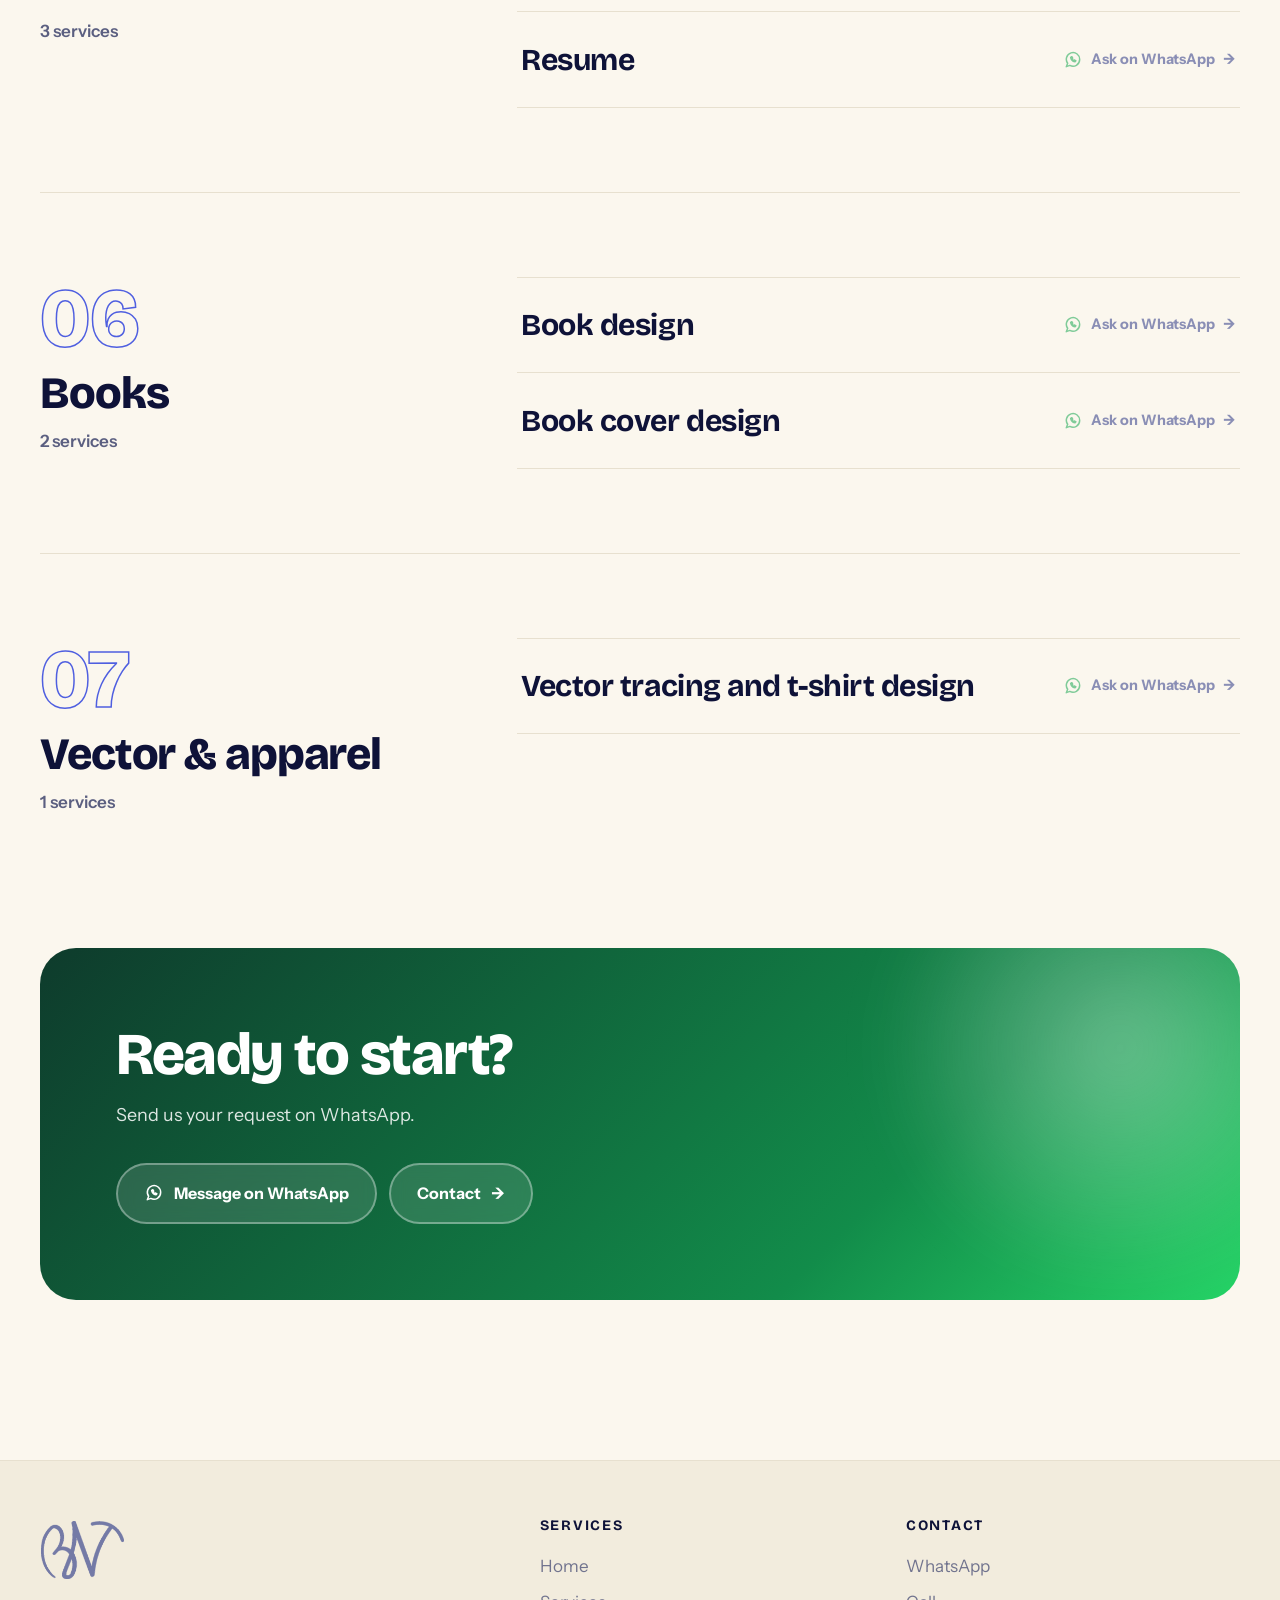
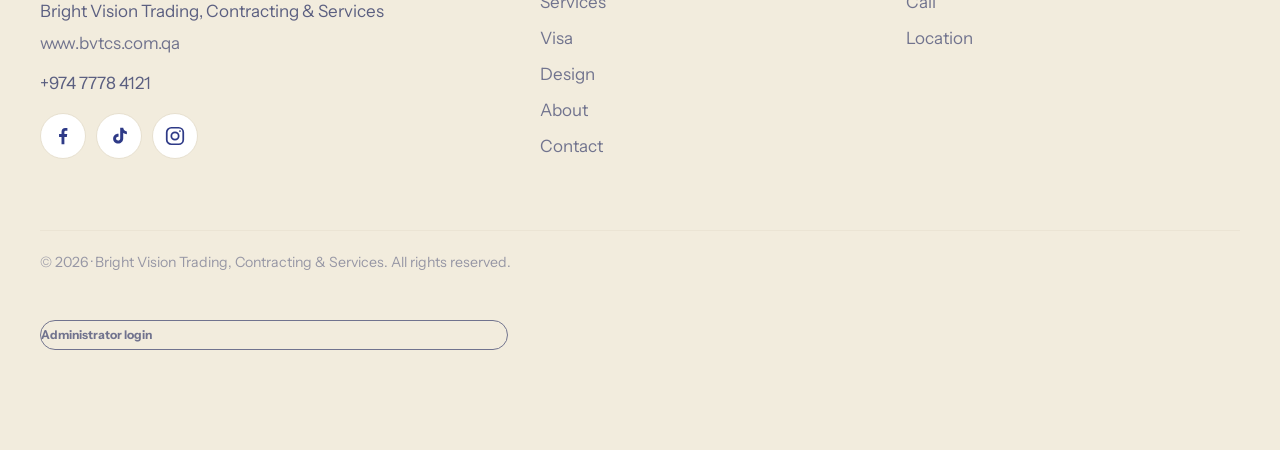
<file: design.html>
<!DOCTYPE html>
<html lang="en" dir="ltr">
<head>
<meta charset="utf-8">
<meta name="viewport" content="width=device-width, initial-scale=1, viewport-fit=cover">
<title>Design | Bright Vision Trading</title>
<meta name="description" content="Bright Vision Trading, Contracting &amp; Services. Company licences, visas, QID, banking, vehicle and printing services in Qatar. English, Arabic, Hindi, Urdu, Nepali and Bengali.">
<meta property="og:title" content="Design | Bright Vision Trading">
<meta property="og:description" content="Bright Vision Trading, Contracting &amp; Services. Company licences, visas, QID, banking, vehicle and printing services in Qatar. English, Arabic, Hindi, Urdu, Nepali and Bengali.">
<meta property="og:type" content="website">
<meta name="theme-color" content="#FBF7EE">
<link rel="icon" type="image/png" href="assets/logo-mask.png">
<noscript><style>.rv{opacity:1!important}</style></noscript>
<link rel="preconnect" href="https://fonts.googleapis.com">
<link rel="preconnect" href="https://fonts.gstatic.com" crossorigin>
<link rel="stylesheet" href="https://fonts.googleapis.com/css2?family=Bricolage+Grotesque:opsz,wght@12..96,400..800&family=Instrument+Sans:wght@400..700&family=Noto+Sans+Arabic:wght@400..700&family=Noto+Nastaliq+Urdu:wght@400..700&family=Noto+Sans+Devanagari:wght@400..700&family=Noto+Sans+Bengali:wght@400..700&display=swap">
<link rel="stylesheet" href="css/logo.css">
<link rel="stylesheet" href="css/style.css?v=20261112-mobilefix">
</head>
<body data-page="design" class="has-loader">
<a class="skip" href="#main" data-t="skip">Skip to content</a>
<div id="prog" aria-hidden="true"></div>

<div class="loader" id="loader" role="status" aria-live="polite">
  <div class="ld-shapes" aria-hidden="true"><i class="s1" data-depth="40"></i><i class="s2" data-depth="-60"></i><i class="s3" data-depth="80"></i><i class="s4" data-depth="-30"></i></div>
  <div class="ld-core"><span class="logo" role="img" aria-label="Bright Vision"></span><div class="ld-pct"><span id="ld-pct">0</span><small>%</small></div><div class="ld-bar"><b id="ld-bar"></b></div><p data-t="load_t">Opening the design studio</p></div>
  <button type="button" class="ld-skip" id="ld-skip" data-t="skip_l">Skip</button>
</div>
<div class="gate" id="gate" role="dialog" aria-modal="true" aria-labelledby="gate-h" hidden>
  <div class="gate-in">
    <button type="button" class="gate-x" id="gate-x" aria-label="Close" hidden>✕</button>
    <span class="logo" role="img" aria-label="Bright Vision"></span>
    <h2 id="gate-h" class="gate-title">Bright Vision</h2>
    <div class="gate-cap" id="gate-cap"></div>
    <div class="gate-grid" id="gate-grid"></div>
  </div>
</div>

<div id="app">
<header class="top" id="top">
  <div class="wrap">
    <a class="brand" href="https://www.bvtcs.com.qa" target="_blank" rel="noopener" aria-label="Bright Vision, www.bvtcs.com.qa"><span class="logo" role="img" aria-label="" style="--w:52px"></span><span class="tx">Bright Vision<small data-t="tag">Trading · Contracting · Services</small></span></a>
    <nav class="nav" aria-label="Main"><a href="index.html" data-t="nav_home">Home</a><a href="services.html" data-t="nav_services">Services</a><a href="visa.html" data-t="nav_visa">Visa</a><a href="design.html" aria-current="page" data-t="nav_design">Design</a><a href="about.html" data-t="nav_about">About</a><a href="contact.html" data-t="nav_contact">Contact</a></nav>
    <div class="tools">
      <button type="button" class="lbtn" id="lang-btn" aria-label="Language"><svg viewBox="0 0 24 24" width="18" height="18" fill="none" stroke="currentColor" stroke-width="1.8" stroke-linecap="round" aria-hidden="true"><circle cx="12" cy="12" r="9"/><path d="M3 12h18M12 3c3 3.5 3 14.5 0 18M12 3c-3 3.5-3 14.5 0 18"/></svg><span id="lang-name">English</span></button>
      <button type="button" class="ibtn" id="menu-btn" aria-label="Menu" aria-expanded="false"><svg viewBox="0 0 24 24" width="20" height="20" fill="none" stroke="currentColor" stroke-width="2" stroke-linecap="round" aria-hidden="true"><path d="M4 7h16M4 12h16M4 17h16"/></svg></button>
    </div>
  </div>
</header>
<main id="main">
<section class="hero sub"><div class="grid-bg"></div><div class="wrap">
  <span class="eyebrow"><i></i><span data-t="hero_eyebrow">Qatar · bvtcs.com.qa</span></span>
  <h1 data-t="design_h">Graphic design</h1>
  <p class="lead" data-t="design_p">Graphic design for your business. Tell us what you need on WhatsApp.</p>
<div class="jump" id="djump"></div></div></section>
<section class="s dsec"><div class="wrap">
  <p class="scrollcue" data-t="ds_scroll">Scroll to see every design service</p>
  <p class="hint" data-t="wa_hint">Tap any service and WhatsApp opens with your message already written. Just press send.</p>
  <div id="dgroups"></div>
  <div class="band alt rv" style="margin-top:48px"><h2 data-t="contact_teaser_h">Ready to start?</h2><p data-t="contact_teaser_p">Send us your request on WhatsApp.</p><div class="btns"><a class="btn glass" href="https://wa.me/97477784121?text=Hello%20Bright%20Vision%2C%20I%20would%20like%20to%20make%20an%20enquiry." target="_blank" rel="noopener"><svg viewBox="0 0 24 24" width="20" height="20" fill="none" stroke="currentColor" stroke-width="1.8" stroke-linecap="round" stroke-linejoin="round" aria-hidden="true"><path d="M20 11.5a8 8 0 0 1-11.8 7L4 20l1.6-4.1A8 8 0 1 1 20 11.5z"/><path d="M9.2 8.8c.3 2.4 2.6 4.8 5.2 5.4l1.1-1.2-1.8-1-.8.7c-.9-.4-1.7-1.2-2-2.1l.7-.8-1-1.8z"/></svg><span data-t="cta_wa">Message on WhatsApp</span></a><a class="btn glass" href="contact.html"><span data-t="nav_contact">Contact</span><span class="arr" aria-hidden="true">→</span></a></div></div>
</div></section>
</main>
<footer class="foot">
  <div class="wrap">
    <div><a href="https://www.bvtcs.com.qa" target="_blank" rel="noopener" aria-label="www.bvtcs.com.qa"><span class="logo" role="img" aria-label="Bright Vision"></span></a><p>Bright Vision Trading, Contracting &amp; Services</p><a class="ltr" href="https://www.bvtcs.com.qa" target="_blank" rel="noopener">www.bvtcs.com.qa</a><p class="ltr" style="margin-top:8px">+974 7778 4121</p><div class="social"><a class="soc" href="https://www.facebook.com/share/1bd8rBZ3GA/" target="_blank" rel="noopener" aria-label="Facebook (Bright Vision)"><svg viewBox="0 0 24 24" width="22" height="22" fill="currentColor" aria-hidden="true"><path d="M13.5 21v-8h2.7l.4-3.2h-3.1V7.8c0-.9.3-1.5 1.6-1.5h1.7V3.4c-.3 0-1.3-.1-2.4-.1-2.4 0-4 1.5-4 4.1v2.4H7.7V13h2.7v8h3.1z"/></svg></a><a class="soc" href="https://www.tiktok.com/@brightvision4121?_r=1&amp;_t=ZS-9BKxPsGutCH" target="_blank" rel="noopener" aria-label="TikTok (Bright Vision)"><svg viewBox="0 0 24 24" width="22" height="22" fill="currentColor" aria-hidden="true"><path d="M16.6 3c.3 2.4 1.7 3.8 4 4v3c-1.4 0-2.8-.4-4-1.2v5.9c0 3.2-2.5 5.5-5.5 5.5S5.6 18 5.6 14.9c0-3.1 2.6-5.6 5.9-5.3v3.2c-1.6-.4-2.7.7-2.7 2 0 1.2 1 2.2 2.2 2.2 1.3 0 2.3-.9 2.3-2.4V3h3.3z"/></svg></a><a class="soc" href="https://www.instagram.com/bvtcs.qa?cplk=MXY1Y21hZmdsaXBzOQ==" target="_blank" rel="noopener" aria-label="Instagram (Bright Vision)"><svg viewBox="0 0 24 24" width="22" height="22" fill="none" stroke="currentColor" stroke-width="1.9" aria-hidden="true"><rect x="3" y="3" width="18" height="18" rx="5"/><circle cx="12" cy="12" r="4"/><circle cx="17.4" cy="6.6" r="1" fill="currentColor" stroke="none"/></svg></a></div></div>
    <div><h4 data-t="nav_services">Services</h4><a href="index.html" data-t="nav_home">Home</a><a href="services.html" data-t="nav_services">Services</a><a href="visa.html" data-t="nav_visa">Visa</a><a href="design.html" data-t="nav_design">Design</a><a href="about.html" data-t="nav_about">About</a><a href="contact.html" data-t="nav_contact">Contact</a></div>
    <div><h4 data-t="nav_contact">Contact</h4><a href="https://wa.me/97477784121?text=Hello%20Bright%20Vision%2C%20I%20would%20like%20to%20make%20an%20enquiry." target="_blank" rel="noopener" data-t="c_wa">WhatsApp</a><a href="tel:+97477784121" data-t="call">Call</a><a href="https://maps.app.goo.gl/YHcfcu7H1RyJaXjJ8" target="_blank" rel="noopener" data-t="c_loc">Location</a></div>
    <small>© <span id="yr">2026</span> · <span data-t="footer">Bright Vision Trading, Contracting &amp; Services. All rights reserved.</span></small>
  </div>
</footer>
</div>

<div class="fabs">
  <a class="fab pin" id="fab-map" href="https://maps.app.goo.gl/YHcfcu7H1RyJaXjJ8" target="_blank" rel="noopener" aria-label="Location"><svg viewBox="0 0 24 24" fill="none" stroke="currentColor" stroke-width="2" stroke-linecap="round" stroke-linejoin="round" aria-hidden="true"><path d="M12 21s-7-6.2-7-11.5A7 7 0 0 1 19 9.5C19 14.8 12 21 12 21z"/><circle cx="12" cy="9.5" r="2.5"/></svg></a>
  <a class="fab" id="fab" href="https://wa.me/97477784121?text=Hello%20Bright%20Vision%2C%20I%20would%20like%20to%20make%20an%20enquiry." target="_blank" rel="noopener" aria-label="WhatsApp"><svg viewBox="0 0 24 24"  fill="none" stroke="currentColor" stroke-width="1.8" stroke-linecap="round" stroke-linejoin="round" aria-hidden="true"><path d="M20 11.5a8 8 0 0 1-11.8 7L4 20l1.6-4.1A8 8 0 1 1 20 11.5z"/><path d="M9.2 8.8c.3 2.4 2.6 4.8 5.2 5.4l1.1-1.2-1.8-1-.8.7c-.9-.4-1.7-1.2-2-2.1l.7-.8-1-1.8z"/></svg></a>
</div>

<script src="js/data.js"></script>
<script src="js/main.js"></script>
</body>
</html>
</file>
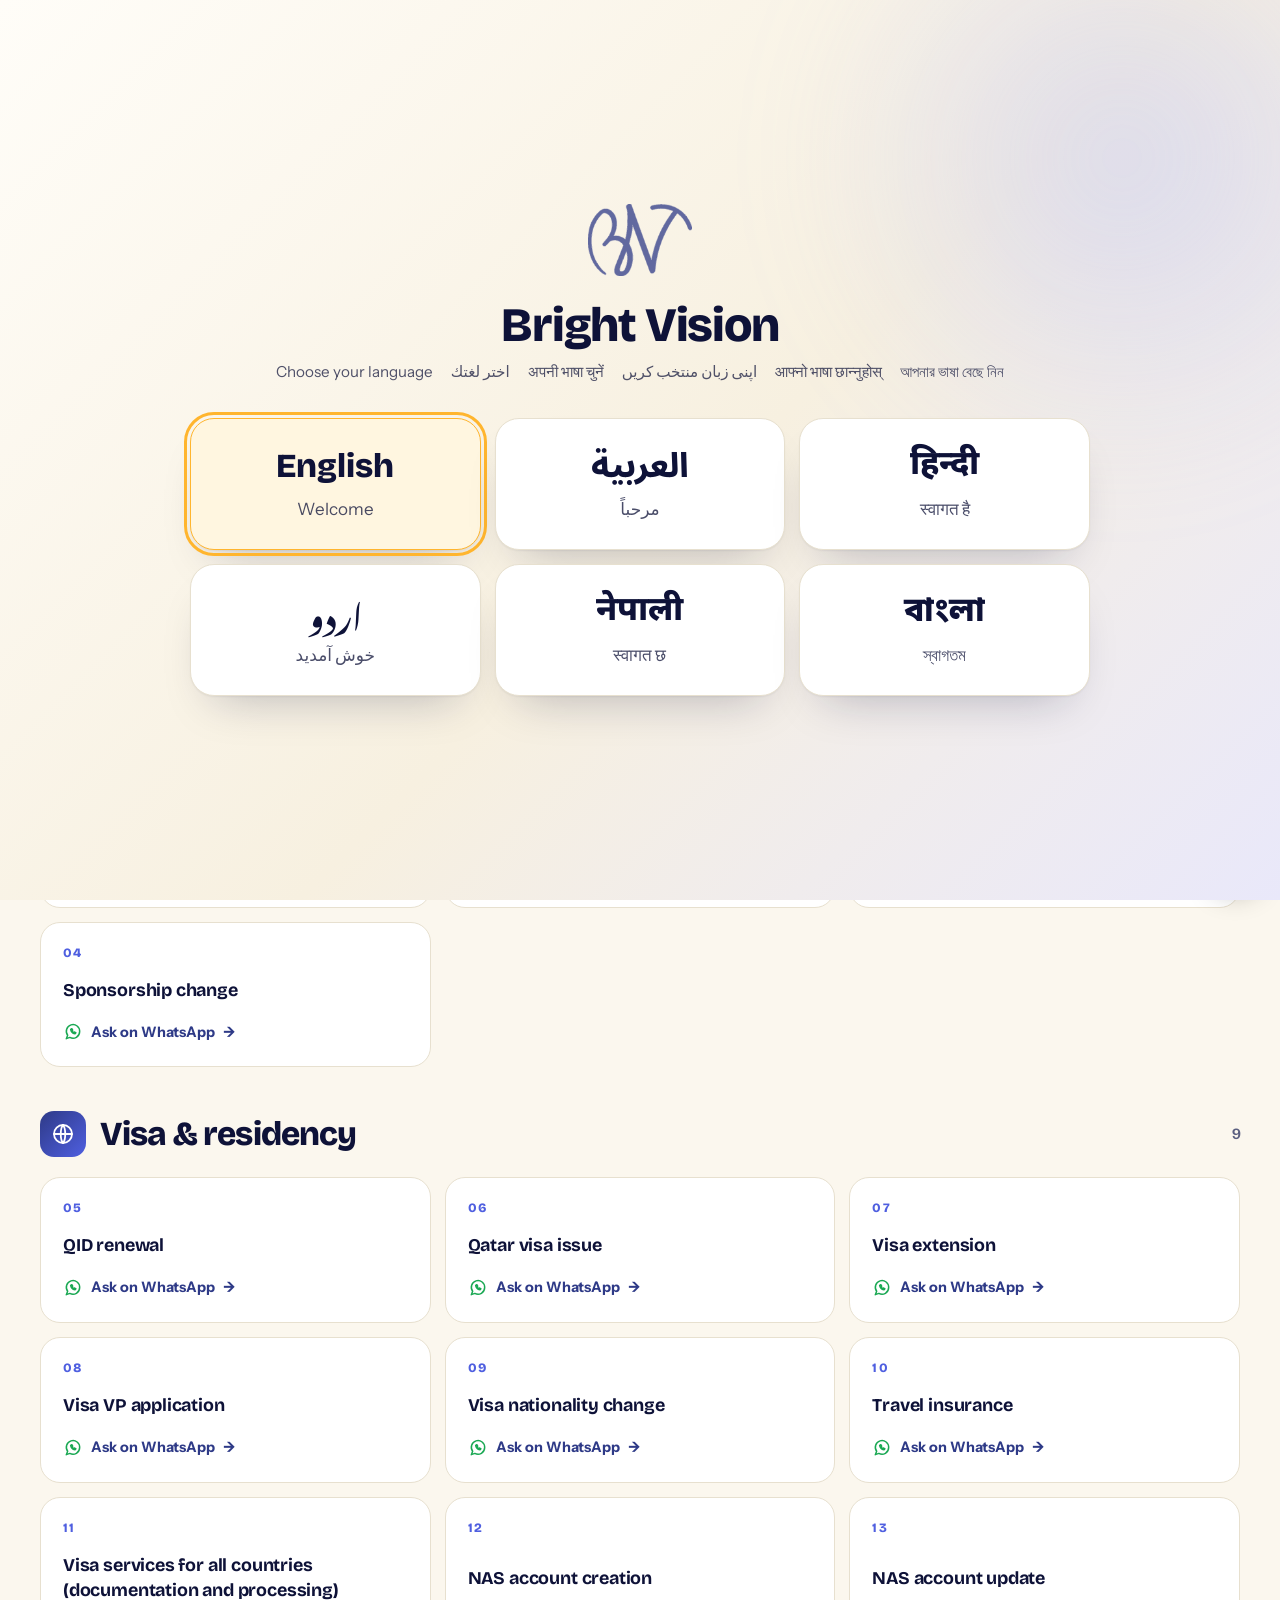
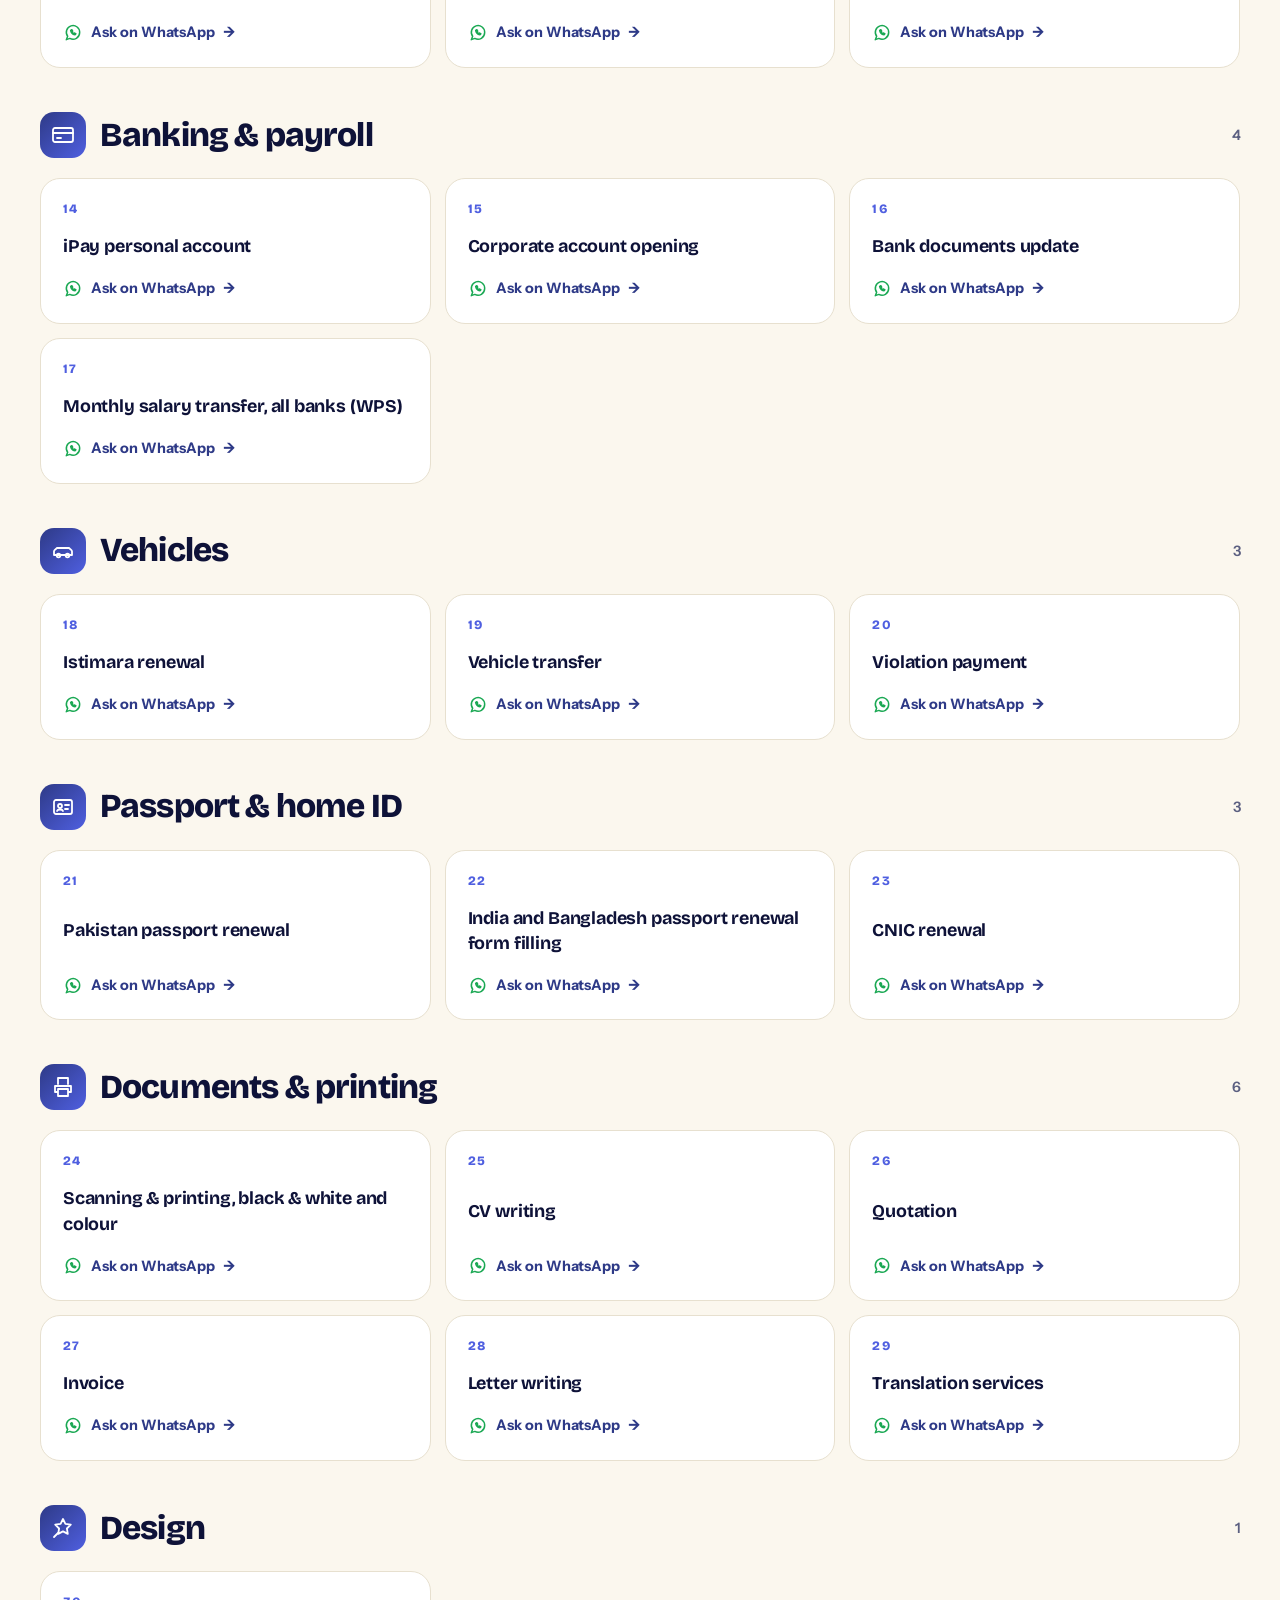
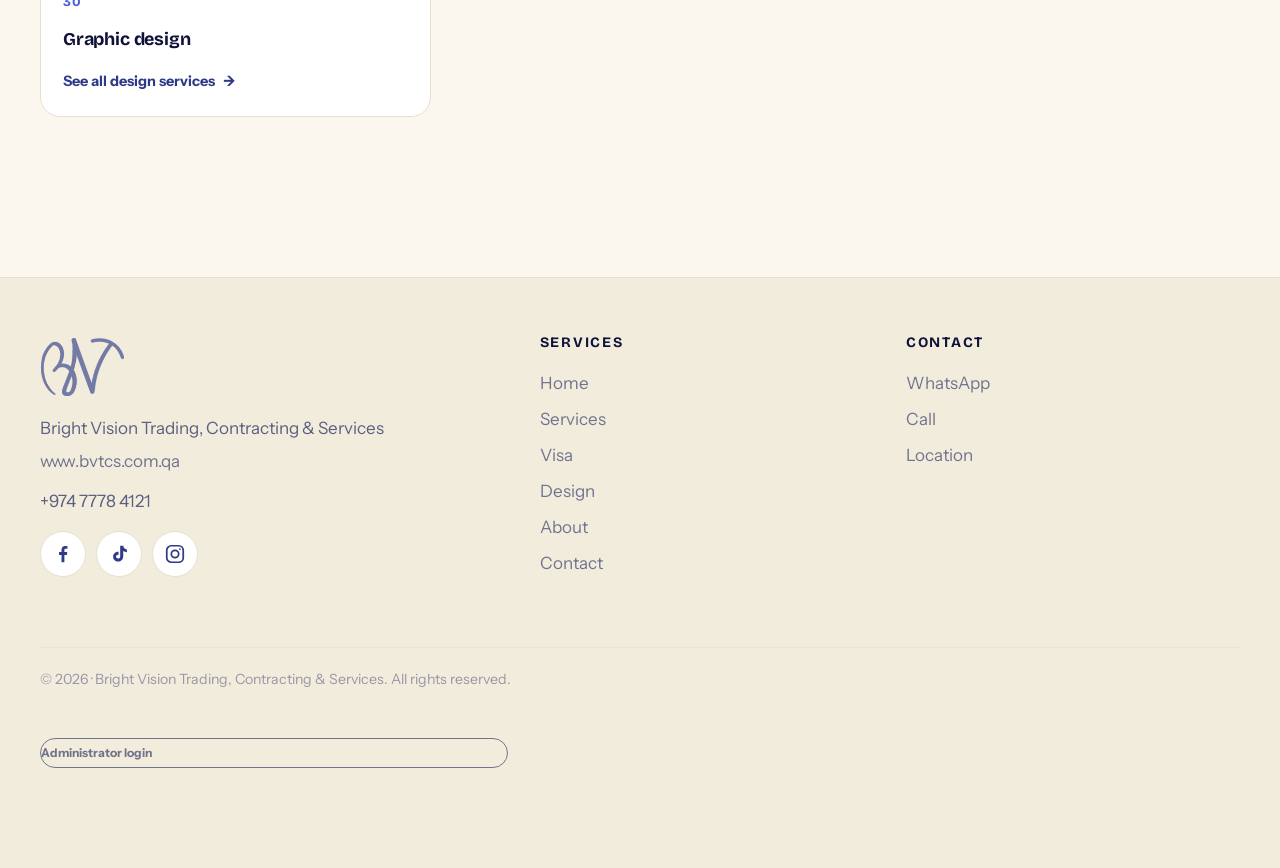
<file: services.html>
<!DOCTYPE html>
<html lang="en" dir="ltr">
<head>
<meta charset="utf-8">
<meta name="viewport" content="width=device-width, initial-scale=1, viewport-fit=cover">
<title>Services | Bright Vision Trading</title>
<meta name="description" content="Bright Vision Trading, Contracting &amp; Services. Company licences, visas, QID, banking, vehicle and printing services in Qatar. English, Arabic, Hindi, Urdu, Nepali and Bengali.">
<meta property="og:title" content="Services | Bright Vision Trading">
<meta property="og:description" content="Bright Vision Trading, Contracting &amp; Services. Company licences, visas, QID, banking, vehicle and printing services in Qatar. English, Arabic, Hindi, Urdu, Nepali and Bengali.">
<meta property="og:type" content="website">
<meta name="theme-color" content="#FBF7EE">
<link rel="icon" type="image/png" href="assets/logo-mask.png">
<noscript><style>.rv{opacity:1!important}</style></noscript>
<link rel="preconnect" href="https://fonts.googleapis.com">
<link rel="preconnect" href="https://fonts.gstatic.com" crossorigin>
<link rel="stylesheet" href="https://fonts.googleapis.com/css2?family=Bricolage+Grotesque:opsz,wght@12..96,400..800&family=Instrument+Sans:wght@400..700&family=Noto+Sans+Arabic:wght@400..700&family=Noto+Nastaliq+Urdu:wght@400..700&family=Noto+Sans+Devanagari:wght@400..700&family=Noto+Sans+Bengali:wght@400..700&display=swap">
<link rel="stylesheet" href="css/logo.css">
<link rel="stylesheet" href="css/style.css?v=20261112-mobilefix">
</head>
<body data-page="services">
<a class="skip" href="#main" data-t="skip">Skip to content</a>
<div id="prog" aria-hidden="true"></div>


<div class="gate" id="gate" role="dialog" aria-modal="true" aria-labelledby="gate-h" hidden>
  <div class="gate-in">
    <button type="button" class="gate-x" id="gate-x" aria-label="Close" hidden>✕</button>
    <span class="logo" role="img" aria-label="Bright Vision"></span>
    <h2 id="gate-h" class="gate-title">Bright Vision</h2>
    <div class="gate-cap" id="gate-cap"></div>
    <div class="gate-grid" id="gate-grid"></div>
  </div>
</div>

<div id="app">
<header class="top" id="top">
  <div class="wrap">
    <a class="brand" href="https://www.bvtcs.com.qa" target="_blank" rel="noopener" aria-label="Bright Vision, www.bvtcs.com.qa"><span class="logo" role="img" aria-label="" style="--w:52px"></span><span class="tx">Bright Vision<small data-t="tag">Trading · Contracting · Services</small></span></a>
    <nav class="nav" aria-label="Main"><a href="index.html" data-t="nav_home">Home</a><a href="services.html" aria-current="page" data-t="nav_services">Services</a><a href="visa.html" data-t="nav_visa">Visa</a><a href="design.html" data-t="nav_design">Design</a><a href="about.html" data-t="nav_about">About</a><a href="contact.html" data-t="nav_contact">Contact</a></nav>
    <div class="tools">
      <button type="button" class="lbtn" id="lang-btn" aria-label="Language"><svg viewBox="0 0 24 24" width="18" height="18" fill="none" stroke="currentColor" stroke-width="1.8" stroke-linecap="round" aria-hidden="true"><circle cx="12" cy="12" r="9"/><path d="M3 12h18M12 3c3 3.5 3 14.5 0 18M12 3c-3 3.5-3 14.5 0 18"/></svg><span id="lang-name">English</span></button>
      <button type="button" class="ibtn" id="menu-btn" aria-label="Menu" aria-expanded="false"><svg viewBox="0 0 24 24" width="20" height="20" fill="none" stroke="currentColor" stroke-width="2" stroke-linecap="round" aria-hidden="true"><path d="M4 7h16M4 12h16M4 17h16"/></svg></button>
    </div>
  </div>
</header>
<main id="main">
<section class="hero sub"><div class="grid-bg"></div><div class="wrap">
  <span class="eyebrow"><i></i><span data-t="hero_eyebrow">Qatar · bvtcs.com.qa</span></span>
  <h1 data-t="svc_h">All services</h1>
  <p class="lead" data-t="svc_p">27 services across 6 categories. Search or filter to find yours.</p>
</div></section>
<section class="s" style="padding-top:0"><div class="wrap">
  <div class="bar"><label class="search"><svg viewBox="0 0 24 24" width="20" height="20" fill="none" stroke="currentColor" stroke-width="2" stroke-linecap="round" aria-hidden="true"><circle cx="11" cy="11" r="7"/><path d="M20 20l-3.5-3.5"/></svg><input id="q" type="search" data-tp="search_ph" data-ta="search_ph" placeholder="Search services" autocomplete="off"></label><div class="chips" id="chips"></div></div>
  <p class="hint" data-t="wa_hint">Tap any service and WhatsApp opens with your message already written. Just press send.</p>
  <div id="grid"></div>
</div></section>
</main>
<footer class="foot">
  <div class="wrap">
    <div><a href="https://www.bvtcs.com.qa" target="_blank" rel="noopener" aria-label="www.bvtcs.com.qa"><span class="logo" role="img" aria-label="Bright Vision"></span></a><p>Bright Vision Trading, Contracting &amp; Services</p><a class="ltr" href="https://www.bvtcs.com.qa" target="_blank" rel="noopener">www.bvtcs.com.qa</a><p class="ltr" style="margin-top:8px">+974 7778 4121</p><div class="social"><a class="soc" href="https://www.facebook.com/share/1bd8rBZ3GA/" target="_blank" rel="noopener" aria-label="Facebook (Bright Vision)"><svg viewBox="0 0 24 24" width="22" height="22" fill="currentColor" aria-hidden="true"><path d="M13.5 21v-8h2.7l.4-3.2h-3.1V7.8c0-.9.3-1.5 1.6-1.5h1.7V3.4c-.3 0-1.3-.1-2.4-.1-2.4 0-4 1.5-4 4.1v2.4H7.7V13h2.7v8h3.1z"/></svg></a><a class="soc" href="https://www.tiktok.com/@brightvision4121?_r=1&amp;_t=ZS-9BKxPsGutCH" target="_blank" rel="noopener" aria-label="TikTok (Bright Vision)"><svg viewBox="0 0 24 24" width="22" height="22" fill="currentColor" aria-hidden="true"><path d="M16.6 3c.3 2.4 1.7 3.8 4 4v3c-1.4 0-2.8-.4-4-1.2v5.9c0 3.2-2.5 5.5-5.5 5.5S5.6 18 5.6 14.9c0-3.1 2.6-5.6 5.9-5.3v3.2c-1.6-.4-2.7.7-2.7 2 0 1.2 1 2.2 2.2 2.2 1.3 0 2.3-.9 2.3-2.4V3h3.3z"/></svg></a><a class="soc" href="https://www.instagram.com/bvtcs.qa?cplk=MXY1Y21hZmdsaXBzOQ==" target="_blank" rel="noopener" aria-label="Instagram (Bright Vision)"><svg viewBox="0 0 24 24" width="22" height="22" fill="none" stroke="currentColor" stroke-width="1.9" aria-hidden="true"><rect x="3" y="3" width="18" height="18" rx="5"/><circle cx="12" cy="12" r="4"/><circle cx="17.4" cy="6.6" r="1" fill="currentColor" stroke="none"/></svg></a></div></div>
    <div><h4 data-t="nav_services">Services</h4><a href="index.html" data-t="nav_home">Home</a><a href="services.html" data-t="nav_services">Services</a><a href="visa.html" data-t="nav_visa">Visa</a><a href="design.html" data-t="nav_design">Design</a><a href="about.html" data-t="nav_about">About</a><a href="contact.html" data-t="nav_contact">Contact</a></div>
    <div><h4 data-t="nav_contact">Contact</h4><a href="https://wa.me/97477784121?text=Hello%20Bright%20Vision%2C%20I%20would%20like%20to%20make%20an%20enquiry." target="_blank" rel="noopener" data-t="c_wa">WhatsApp</a><a href="tel:+97477784121" data-t="call">Call</a><a href="https://maps.app.goo.gl/YHcfcu7H1RyJaXjJ8" target="_blank" rel="noopener" data-t="c_loc">Location</a></div>
    <small>© <span id="yr">2026</span> · <span data-t="footer">Bright Vision Trading, Contracting &amp; Services. All rights reserved.</span></small>
  </div>
</footer>
</div>

<div class="fabs">
  <a class="fab pin" id="fab-map" href="https://maps.app.goo.gl/YHcfcu7H1RyJaXjJ8" target="_blank" rel="noopener" aria-label="Location"><svg viewBox="0 0 24 24" fill="none" stroke="currentColor" stroke-width="2" stroke-linecap="round" stroke-linejoin="round" aria-hidden="true"><path d="M12 21s-7-6.2-7-11.5A7 7 0 0 1 19 9.5C19 14.8 12 21 12 21z"/><circle cx="12" cy="9.5" r="2.5"/></svg></a>
  <a class="fab" id="fab" href="https://wa.me/97477784121?text=Hello%20Bright%20Vision%2C%20I%20would%20like%20to%20make%20an%20enquiry." target="_blank" rel="noopener" aria-label="WhatsApp"><svg viewBox="0 0 24 24"  fill="none" stroke="currentColor" stroke-width="1.8" stroke-linecap="round" stroke-linejoin="round" aria-hidden="true"><path d="M20 11.5a8 8 0 0 1-11.8 7L4 20l1.6-4.1A8 8 0 1 1 20 11.5z"/><path d="M9.2 8.8c.3 2.4 2.6 4.8 5.2 5.4l1.1-1.2-1.8-1-.8.7c-.9-.4-1.7-1.2-2-2.1l.7-.8-1-1.8z"/></svg></a>
</div>

<script src="js/data.js"></script>
<script src="js/main.js"></script>
</body>
</html>
</file>
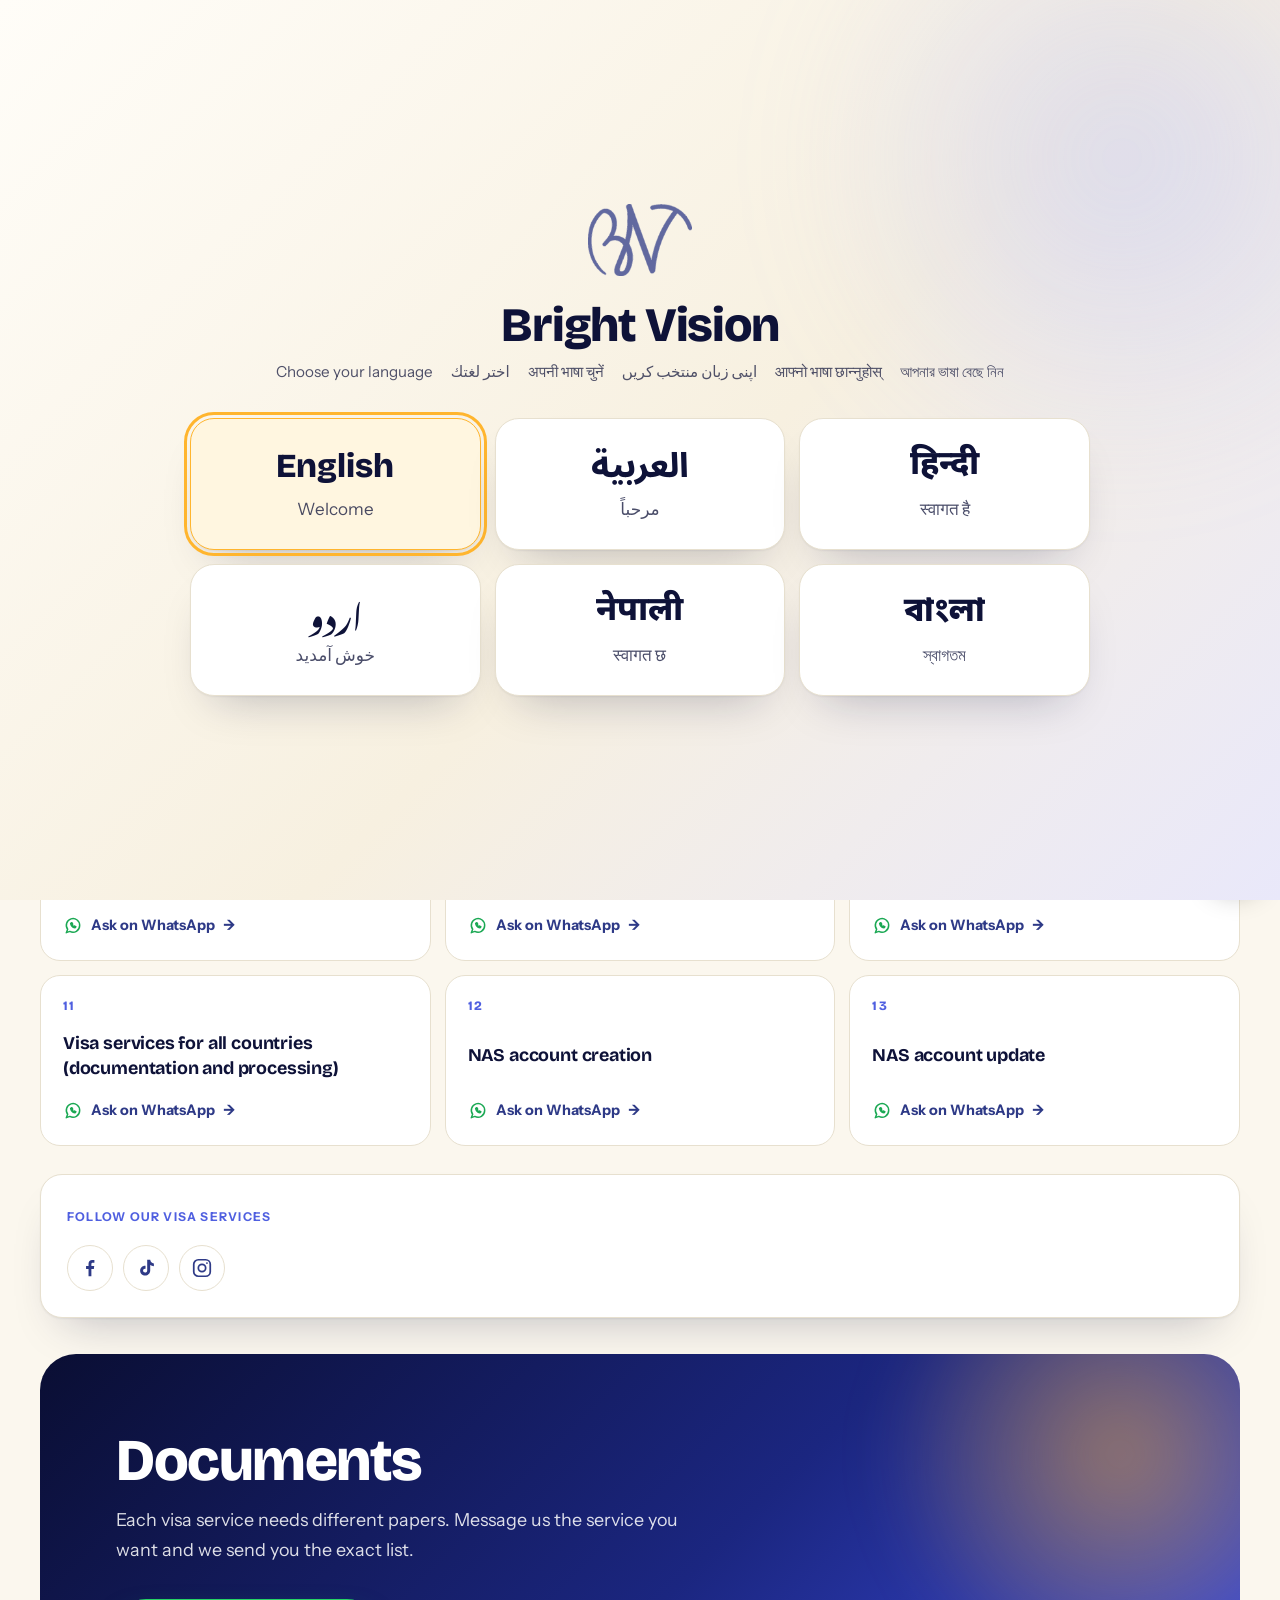
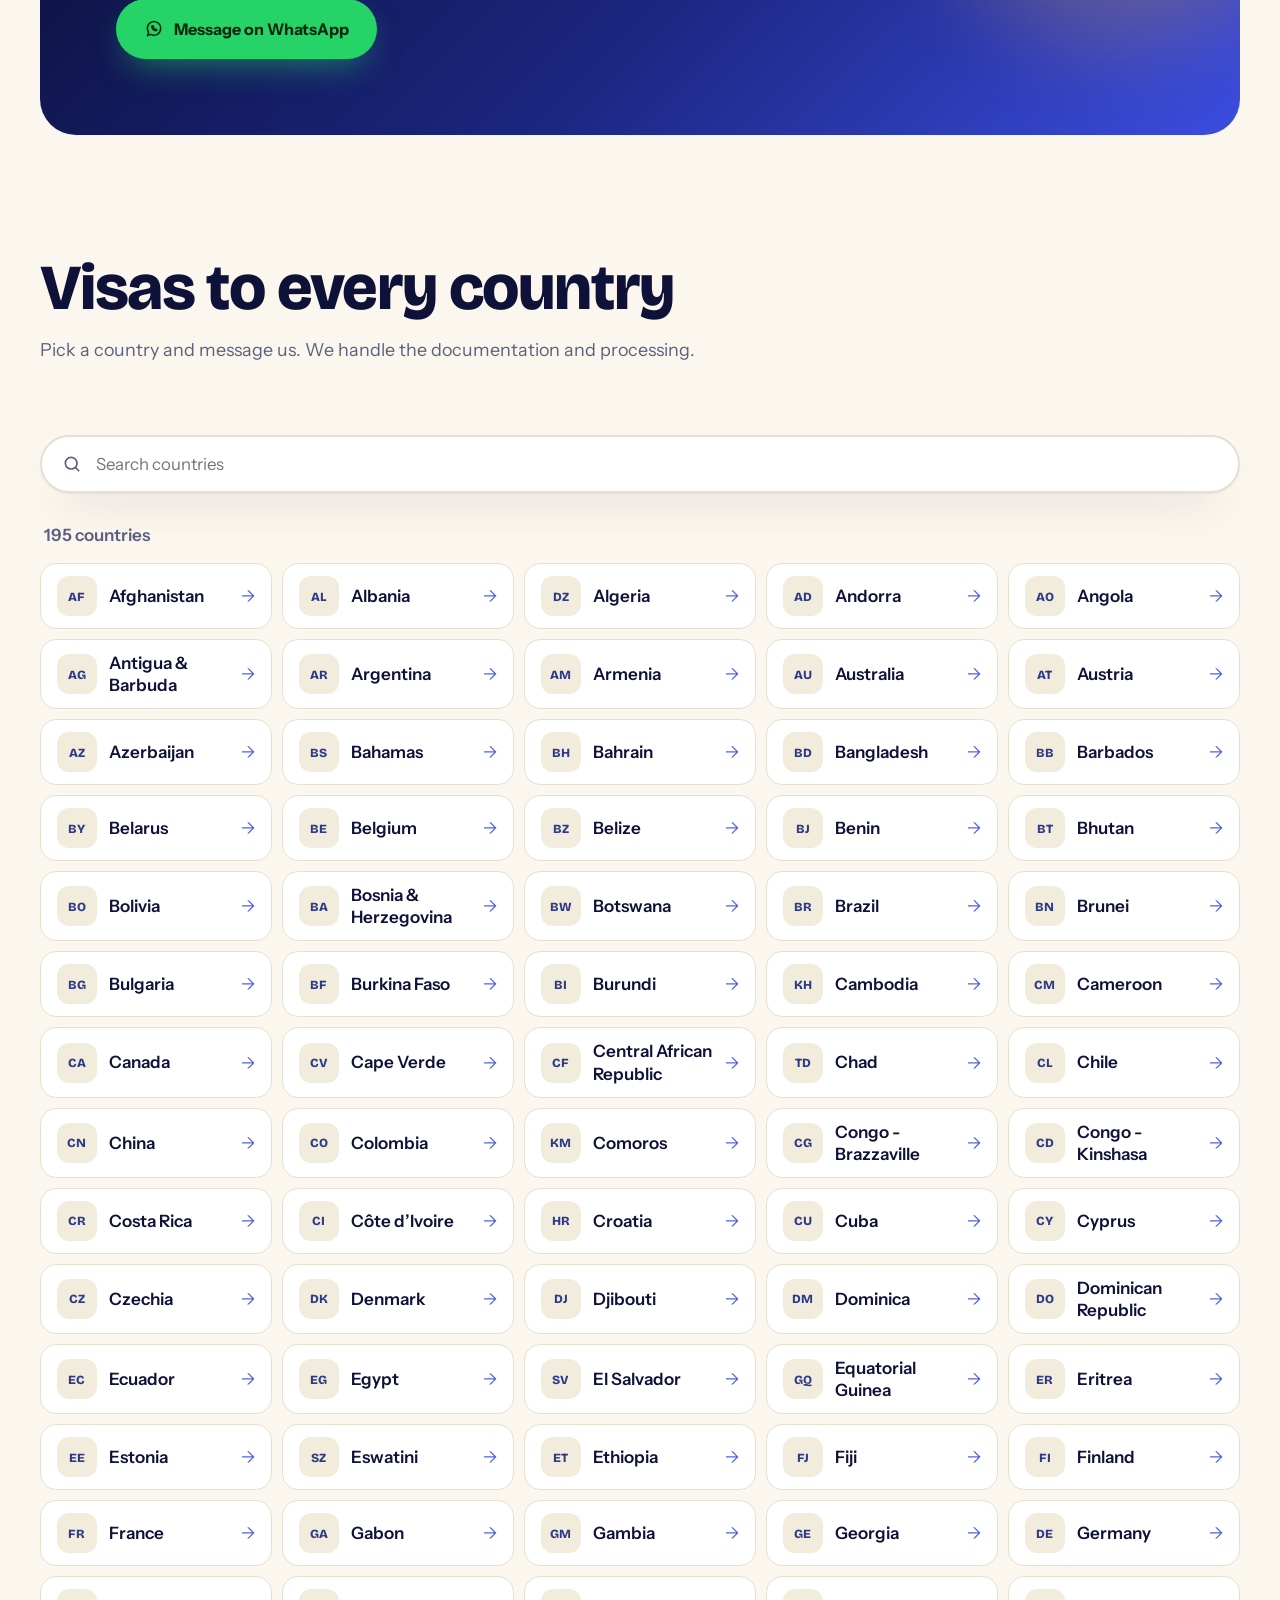
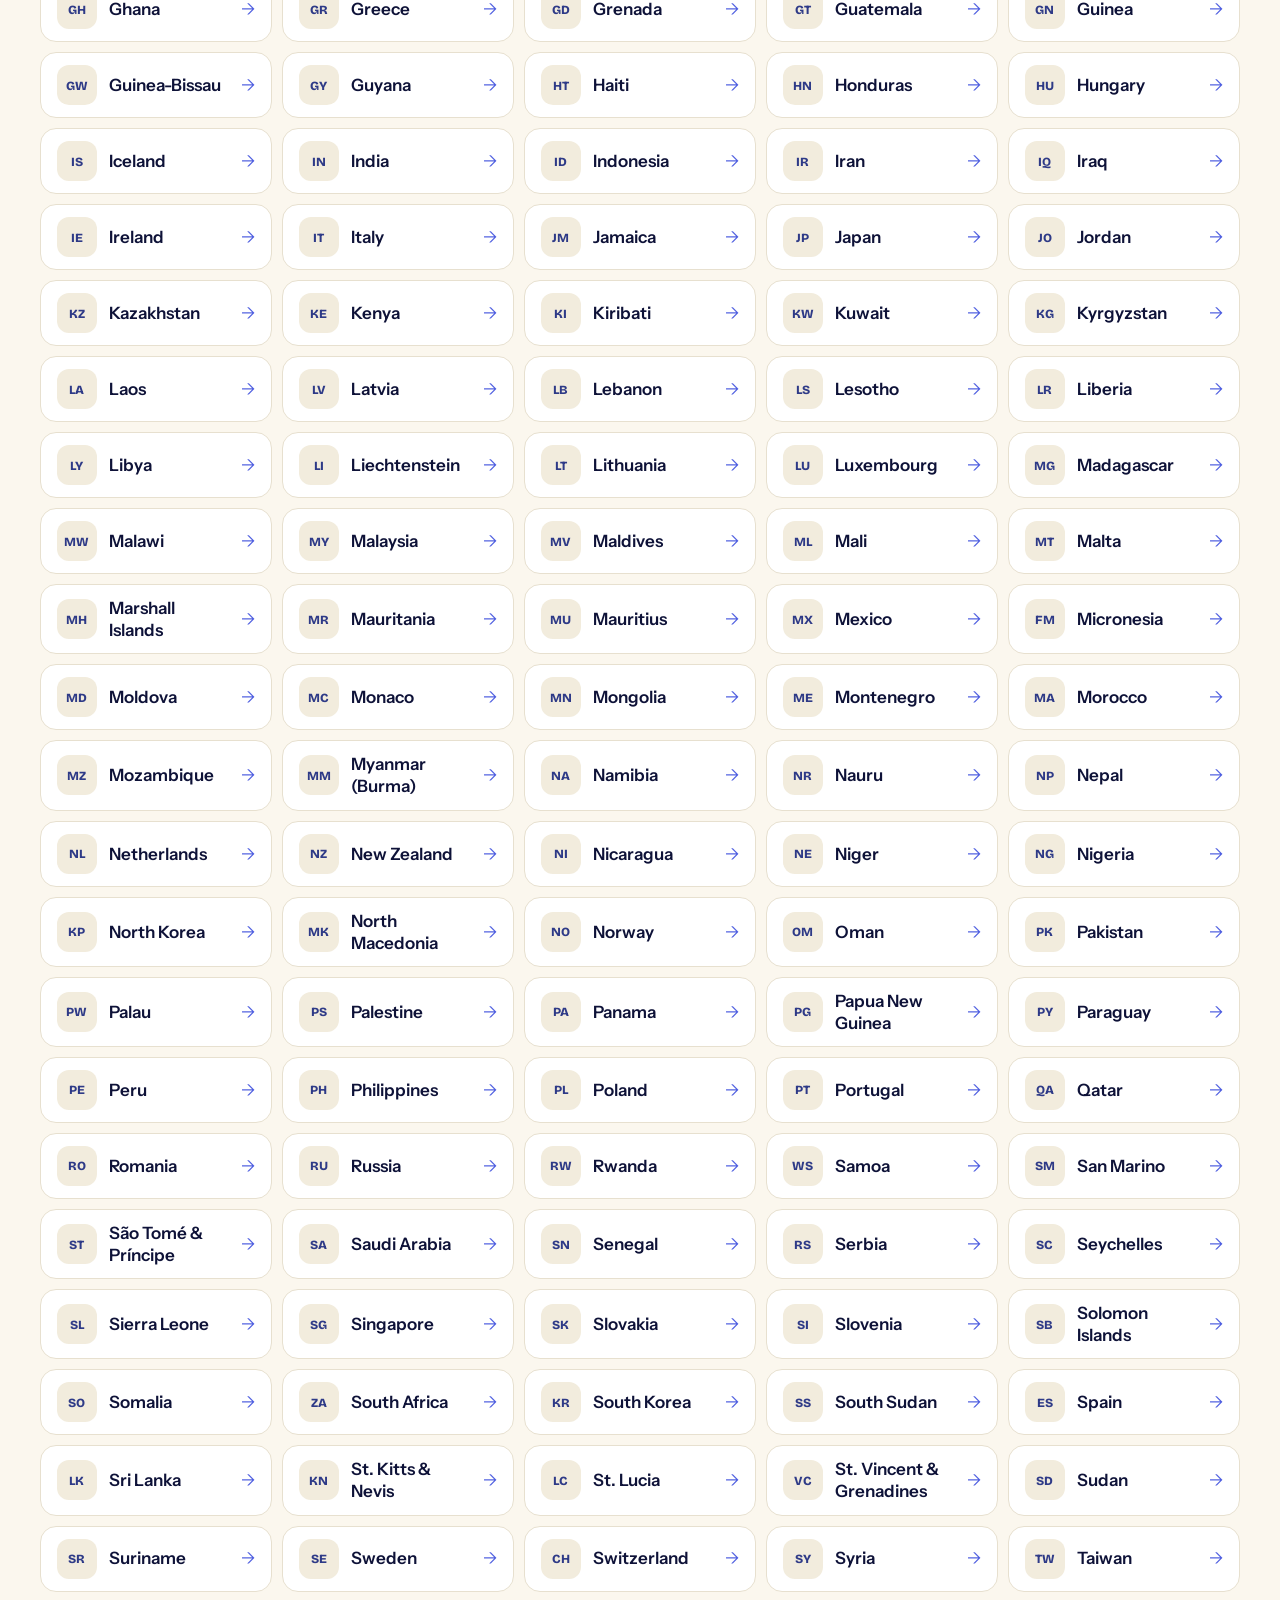
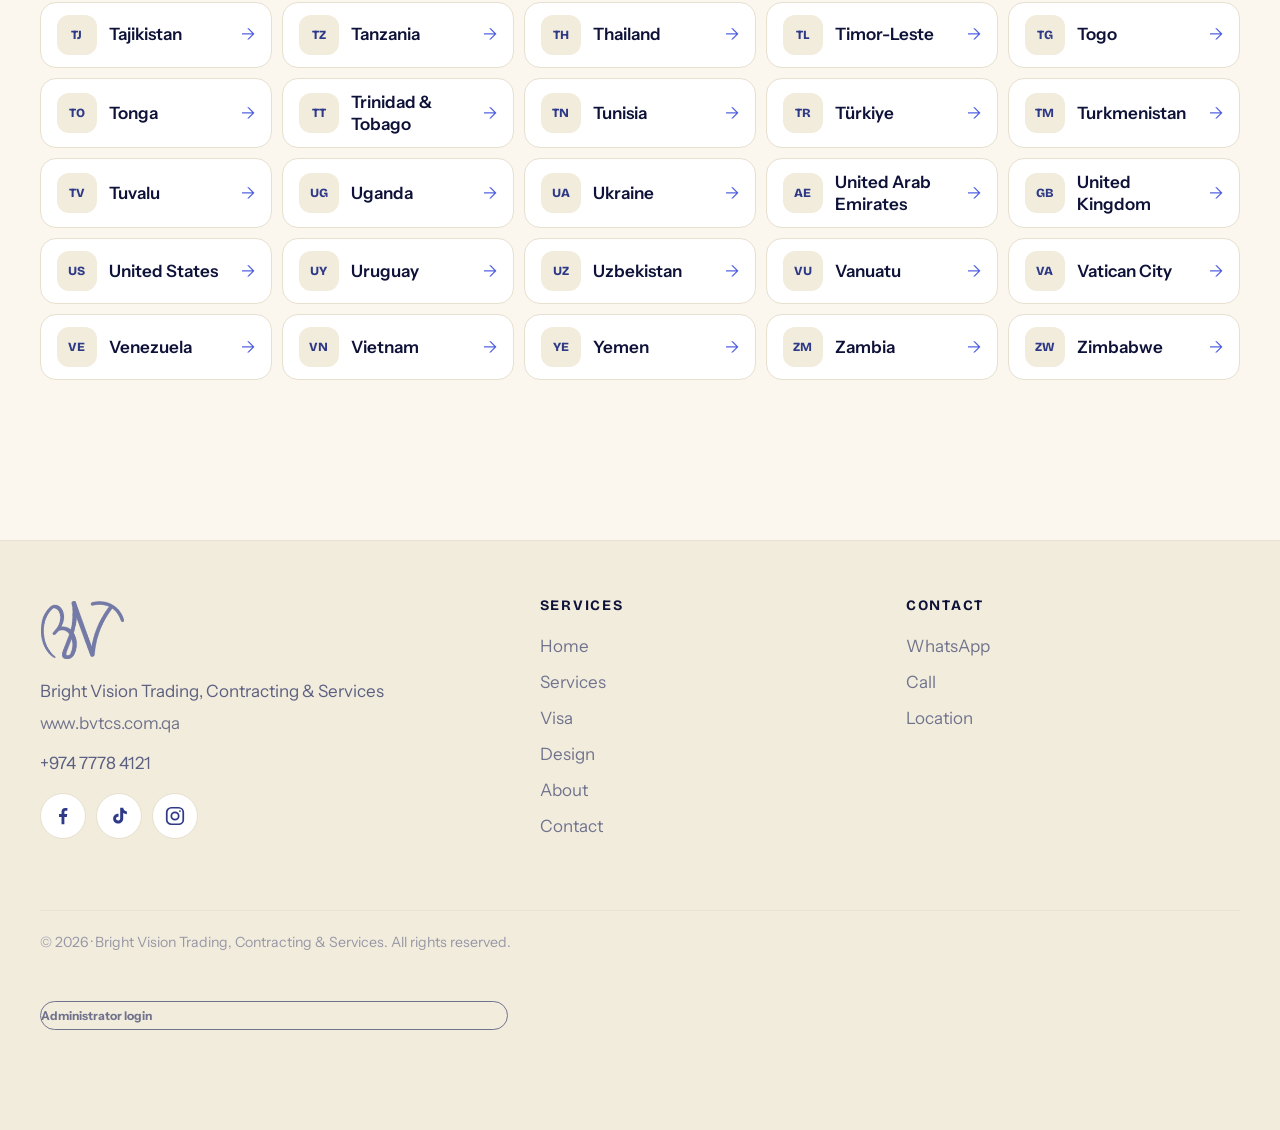
<file: visa.html>
<!DOCTYPE html>
<html lang="en" dir="ltr">
<head>
<meta charset="utf-8">
<meta name="viewport" content="width=device-width, initial-scale=1, viewport-fit=cover">
<title>Visa Services | Bright Vision Trading</title>
<meta name="description" content="Bright Vision Trading, Contracting &amp; Services. Company licences, visas, QID, banking, vehicle and printing services in Qatar. English, Arabic, Hindi, Urdu, Nepali and Bengali.">
<meta property="og:title" content="Visa Services | Bright Vision Trading">
<meta property="og:description" content="Bright Vision Trading, Contracting &amp; Services. Company licences, visas, QID, banking, vehicle and printing services in Qatar. English, Arabic, Hindi, Urdu, Nepali and Bengali.">
<meta property="og:type" content="website">
<meta name="theme-color" content="#FBF7EE">
<link rel="icon" type="image/png" href="assets/logo-mask.png">
<noscript><style>.rv{opacity:1!important}</style></noscript>
<link rel="preconnect" href="https://fonts.googleapis.com">
<link rel="preconnect" href="https://fonts.gstatic.com" crossorigin>
<link rel="stylesheet" href="https://fonts.googleapis.com/css2?family=Bricolage+Grotesque:opsz,wght@12..96,400..800&family=Instrument+Sans:wght@400..700&family=Noto+Sans+Arabic:wght@400..700&family=Noto+Nastaliq+Urdu:wght@400..700&family=Noto+Sans+Devanagari:wght@400..700&family=Noto+Sans+Bengali:wght@400..700&display=swap">
<link rel="stylesheet" href="css/logo.css">
<link rel="stylesheet" href="css/style.css?v=20261112-mobilefix">
</head>
<body data-page="visa">
<a class="skip" href="#main" data-t="skip">Skip to content</a>
<div id="prog" aria-hidden="true"></div>


<div class="gate" id="gate" role="dialog" aria-modal="true" aria-labelledby="gate-h" hidden>
  <div class="gate-in">
    <button type="button" class="gate-x" id="gate-x" aria-label="Close" hidden>✕</button>
    <span class="logo" role="img" aria-label="Bright Vision"></span>
    <h2 id="gate-h" class="gate-title">Bright Vision</h2>
    <div class="gate-cap" id="gate-cap"></div>
    <div class="gate-grid" id="gate-grid"></div>
  </div>
</div>

<div id="app">
<header class="top" id="top">
  <div class="wrap">
    <a class="brand" href="https://www.bvtcs.com.qa" target="_blank" rel="noopener" aria-label="Bright Vision, www.bvtcs.com.qa"><span class="logo" role="img" aria-label="" style="--w:52px"></span><span class="tx">Bright Vision<small data-t="tag">Trading · Contracting · Services</small></span></a>
    <nav class="nav" aria-label="Main"><a href="index.html" data-t="nav_home">Home</a><a href="services.html" data-t="nav_services">Services</a><a href="visa.html" aria-current="page" data-t="nav_visa">Visa</a><a href="design.html" data-t="nav_design">Design</a><a href="about.html" data-t="nav_about">About</a><a href="contact.html" data-t="nav_contact">Contact</a></nav>
    <div class="tools">
      <button type="button" class="lbtn" id="lang-btn" aria-label="Language"><svg viewBox="0 0 24 24" width="18" height="18" fill="none" stroke="currentColor" stroke-width="1.8" stroke-linecap="round" aria-hidden="true"><circle cx="12" cy="12" r="9"/><path d="M3 12h18M12 3c3 3.5 3 14.5 0 18M12 3c-3 3.5-3 14.5 0 18"/></svg><span id="lang-name">English</span></button>
      <button type="button" class="ibtn" id="menu-btn" aria-label="Menu" aria-expanded="false"><svg viewBox="0 0 24 24" width="20" height="20" fill="none" stroke="currentColor" stroke-width="2" stroke-linecap="round" aria-hidden="true"><path d="M4 7h16M4 12h16M4 17h16"/></svg></button>
    </div>
  </div>
</header>
<main id="main">
<section class="hero sub"><div class="grid-bg"></div><div class="wrap">
  <span class="eyebrow"><i></i><span data-t="hero_eyebrow">Qatar · bvtcs.com.qa</span></span>
  <h1 data-t="visa_h">Visa &amp; residency</h1>
  <p class="lead" data-t="visa_p">From QID renewal to visas for any country, we prepare the documents and handle the processing.</p>
</div></section>
<section class="s"><div class="wrap">
  <p class="hint" data-t="wa_hint">Tap any service and WhatsApp opens with your message already written. Just press send.</p>
  <div class="cards" id="vcards" style="margin-top:20px"></div>
  <div class="ccard rv" style="margin-top:28px"><span class="lbl" data-t="follow_visa">Follow our visa services</span><div style="margin-top:14px"><div class="social"><a class="soc" href="https://www.facebook.com/people/Bright-Vision-Services/61596212170947/?rdid=79EFhl2Bdlum9QZP&amp;share_url=https%3A%2F%2Fwww.facebook.com%2Fshare%2F1GfvnuwVMC%2F" target="_blank" rel="noopener" aria-label="Facebook (Visa services)"><svg viewBox="0 0 24 24" width="22" height="22" fill="currentColor" aria-hidden="true"><path d="M13.5 21v-8h2.7l.4-3.2h-3.1V7.8c0-.9.3-1.5 1.6-1.5h1.7V3.4c-.3 0-1.3-.1-2.4-.1-2.4 0-4 1.5-4 4.1v2.4H7.7V13h2.7v8h3.1z"/></svg></a><a class="soc" href="https://www.tiktok.com/@brightvisionservices?_r=1&amp;_t=ZS-9BKx1DnGsEe" target="_blank" rel="noopener" aria-label="TikTok (Visa services)"><svg viewBox="0 0 24 24" width="22" height="22" fill="currentColor" aria-hidden="true"><path d="M16.6 3c.3 2.4 1.7 3.8 4 4v3c-1.4 0-2.8-.4-4-1.2v5.9c0 3.2-2.5 5.5-5.5 5.5S5.6 18 5.6 14.9c0-3.1 2.6-5.6 5.9-5.3v3.2c-1.6-.4-2.7.7-2.7 2 0 1.2 1 2.2 2.2 2.2 1.3 0 2.3-.9 2.3-2.4V3h3.3z"/></svg></a><a class="soc" href="https://www.instagram.com/bright_vision_services?rpxt=MW5yNWh3bmRiem92Zg%3D%3D" target="_blank" rel="noopener" aria-label="Instagram (Visa services)"><svg viewBox="0 0 24 24" width="22" height="22" fill="none" stroke="currentColor" stroke-width="1.9" aria-hidden="true"><rect x="3" y="3" width="18" height="18" rx="5"/><circle cx="12" cy="12" r="4"/><circle cx="17.4" cy="6.6" r="1" fill="currentColor" stroke="none"/></svg></a></div></div></div>
  <div class="band rv" style="margin-top:36px"><h2 data-t="visa_docs_h">Documents</h2><p data-t="visa_docs_p">Each visa service needs different papers. Message us the service you want and we send you the exact list.</p><div class="btns"><a class="btn wa" href="https://wa.me/97477784121?text=Hello%20Bright%20Vision%2C%20I%20would%20like%20to%20make%20an%20enquiry." target="_blank" rel="noopener"><svg viewBox="0 0 24 24" width="20" height="20" fill="none" stroke="currentColor" stroke-width="1.8" stroke-linecap="round" stroke-linejoin="round" aria-hidden="true"><path d="M20 11.5a8 8 0 0 1-11.8 7L4 20l1.6-4.1A8 8 0 1 1 20 11.5z"/><path d="M9.2 8.8c.3 2.4 2.6 4.8 5.2 5.4l1.1-1.2-1.8-1-.8.7c-.9-.4-1.7-1.2-2-2.1l.7-.8-1-1.8z"/></svg><span data-t="cta_wa">Message on WhatsApp</span></a></div></div>
</div></section>
<section class="s" style="padding-top:0" id="countries"><div class="wrap">
  <div class="sh rv"><h2 data-t="visa_c_h">Visas to every country</h2><p data-t="visa_c_p">Pick a country and message us. We handle the documentation and processing.</p></div>
  <div class="bar"><label class="search"><svg viewBox="0 0 24 24" width="20" height="20" fill="none" stroke="currentColor" stroke-width="2" stroke-linecap="round" aria-hidden="true"><circle cx="11" cy="11" r="7"/><path d="M20 20l-3.5-3.5"/></svg><input id="cq" type="search" data-tp="c_search_ph" data-ta="c_search_ph" placeholder="Search countries" autocomplete="off"></label></div>
  <p class="count" id="ccount"></p>
  <div class="cgrid" id="cgrid" style="margin-top:14px"></div>
</div></section>
</main>
<footer class="foot">
  <div class="wrap">
    <div><a href="https://www.bvtcs.com.qa" target="_blank" rel="noopener" aria-label="www.bvtcs.com.qa"><span class="logo" role="img" aria-label="Bright Vision"></span></a><p>Bright Vision Trading, Contracting &amp; Services</p><a class="ltr" href="https://www.bvtcs.com.qa" target="_blank" rel="noopener">www.bvtcs.com.qa</a><p class="ltr" style="margin-top:8px">+974 7778 4121</p><div class="social"><a class="soc" href="https://www.facebook.com/share/1bd8rBZ3GA/" target="_blank" rel="noopener" aria-label="Facebook (Bright Vision)"><svg viewBox="0 0 24 24" width="22" height="22" fill="currentColor" aria-hidden="true"><path d="M13.5 21v-8h2.7l.4-3.2h-3.1V7.8c0-.9.3-1.5 1.6-1.5h1.7V3.4c-.3 0-1.3-.1-2.4-.1-2.4 0-4 1.5-4 4.1v2.4H7.7V13h2.7v8h3.1z"/></svg></a><a class="soc" href="https://www.tiktok.com/@brightvision4121?_r=1&amp;_t=ZS-9BKxPsGutCH" target="_blank" rel="noopener" aria-label="TikTok (Bright Vision)"><svg viewBox="0 0 24 24" width="22" height="22" fill="currentColor" aria-hidden="true"><path d="M16.6 3c.3 2.4 1.7 3.8 4 4v3c-1.4 0-2.8-.4-4-1.2v5.9c0 3.2-2.5 5.5-5.5 5.5S5.6 18 5.6 14.9c0-3.1 2.6-5.6 5.9-5.3v3.2c-1.6-.4-2.7.7-2.7 2 0 1.2 1 2.2 2.2 2.2 1.3 0 2.3-.9 2.3-2.4V3h3.3z"/></svg></a><a class="soc" href="https://www.instagram.com/bvtcs.qa?cplk=MXY1Y21hZmdsaXBzOQ==" target="_blank" rel="noopener" aria-label="Instagram (Bright Vision)"><svg viewBox="0 0 24 24" width="22" height="22" fill="none" stroke="currentColor" stroke-width="1.9" aria-hidden="true"><rect x="3" y="3" width="18" height="18" rx="5"/><circle cx="12" cy="12" r="4"/><circle cx="17.4" cy="6.6" r="1" fill="currentColor" stroke="none"/></svg></a></div></div>
    <div><h4 data-t="nav_services">Services</h4><a href="index.html" data-t="nav_home">Home</a><a href="services.html" data-t="nav_services">Services</a><a href="visa.html" data-t="nav_visa">Visa</a><a href="design.html" data-t="nav_design">Design</a><a href="about.html" data-t="nav_about">About</a><a href="contact.html" data-t="nav_contact">Contact</a></div>
    <div><h4 data-t="nav_contact">Contact</h4><a href="https://wa.me/97477784121?text=Hello%20Bright%20Vision%2C%20I%20would%20like%20to%20make%20an%20enquiry." target="_blank" rel="noopener" data-t="c_wa">WhatsApp</a><a href="tel:+97477784121" data-t="call">Call</a><a href="https://maps.app.goo.gl/YHcfcu7H1RyJaXjJ8" target="_blank" rel="noopener" data-t="c_loc">Location</a></div>
    <small>© <span id="yr">2026</span> · <span data-t="footer">Bright Vision Trading, Contracting &amp; Services. All rights reserved.</span></small>
  </div>
</footer>
</div>

<div class="fabs">
  <a class="fab pin" id="fab-map" href="https://maps.app.goo.gl/YHcfcu7H1RyJaXjJ8" target="_blank" rel="noopener" aria-label="Location"><svg viewBox="0 0 24 24" fill="none" stroke="currentColor" stroke-width="2" stroke-linecap="round" stroke-linejoin="round" aria-hidden="true"><path d="M12 21s-7-6.2-7-11.5A7 7 0 0 1 19 9.5C19 14.8 12 21 12 21z"/><circle cx="12" cy="9.5" r="2.5"/></svg></a>
  <a class="fab" id="fab" href="https://wa.me/97477784121?text=Hello%20Bright%20Vision%2C%20I%20would%20like%20to%20make%20an%20enquiry." target="_blank" rel="noopener" aria-label="WhatsApp"><svg viewBox="0 0 24 24"  fill="none" stroke="currentColor" stroke-width="1.8" stroke-linecap="round" stroke-linejoin="round" aria-hidden="true"><path d="M20 11.5a8 8 0 0 1-11.8 7L4 20l1.6-4.1A8 8 0 1 1 20 11.5z"/><path d="M9.2 8.8c.3 2.4 2.6 4.8 5.2 5.4l1.1-1.2-1.8-1-.8.7c-.9-.4-1.7-1.2-2-2.1l.7-.8-1-1.8z"/></svg></a>
</div>

<script src="js/data.js"></script>
<script src="js/main.js"></script>
</body>
</html>
</file>
<file: css/logo.css>
/* Logo as a CSS mask (small PNG embedded so the page also works when opened from disk).
   Source image: assets/logo-mask.png */
:root{--logo:url("[data-uri]")}
</file>
<file: css/style.css>
/* Bright Vision Trading, Contracting & Services — bold, modern UI.
   Navy brand from the logo, aurora gradients, glass cards, big type. */
:root{
  --bg:#FBF7EE; --surface:#FFFFFF; --ink:#0E1238; --muted:#5B5F80; --line:#E7E0CF;
  --brand:#2E3A87; --brand-2:#4F5FE0; --accent:#FFB52E; --on-accent:#2A1A00;
  --tint:#F2ECDD; --glass:rgba(251,247,238,.82); --glass-line:rgba(46,58,135,.14);
  --wa:#25D366; --on-wa:#04280F;
  --hero-a:#0A0E33; --hero-b:#1B2680; --hero-c:#3C4DE0;
  --shadow:0 1px 2px rgba(14,18,56,.06),0 24px 48px -24px rgba(14,18,56,.28);
  --f-display:'Bricolage Grotesque',system-ui,sans-serif;
  --f-body:'Instrument Sans',system-ui,sans-serif;
  --r:22px; --gut:clamp(16px,4vw,40px); --max:1240px;
}
[lang="ar"]{--f-display:'Noto Sans Arabic',system-ui,sans-serif;--f-body:'Noto Sans Arabic',system-ui,sans-serif}
[lang="ur"]{--f-display:'Noto Nastaliq Urdu',serif;--f-body:'Noto Nastaliq Urdu',serif}
[lang="hi"],[lang="ne"]{--f-display:'Noto Sans Devanagari',system-ui,sans-serif;--f-body:'Noto Sans Devanagari',system-ui,sans-serif}
[lang="bn"]{--f-display:'Noto Sans Bengali',system-ui,sans-serif;--f-body:'Noto Sans Bengali',system-ui,sans-serif}
[lang="ur"] body{line-height:2}

*{box-sizing:border-box;margin:0}
html{scroll-behavior:smooth;-webkit-text-size-adjust:100%}
body{background:var(--bg);color:var(--ink);font:400 1.0625rem/1.65 var(--f-body);overflow-x:hidden;-webkit-font-smoothing:antialiased}
img,svg{display:block;max-width:100%}
a{color:inherit;text-decoration:none}
button,input,select,textarea{font:inherit;color:inherit}
:focus-visible{outline:3px solid var(--accent);outline-offset:3px;border-radius:8px}
.wrap{width:min(100% - 2*var(--gut),var(--max));margin-inline:auto}
.ltr{direction:ltr;unicode-bidi:isolate;display:inline-block}
[hidden]{display:none!important}
h1,h2,h3{font-family:var(--f-display);line-height:1.04;letter-spacing:-.025em;font-weight:800}
[lang="ar"] h1,[lang="ar"] h2,[lang="ar"] h3,[lang="ur"] h1,[lang="ur"] h2,[lang="ur"] h3,[lang="hi"] h1,[lang="hi"] h2,[lang="ne"] h1,[lang="ne"] h2,[lang="bn"] h1,[lang="bn"] h2{letter-spacing:0;line-height:1.3}

/* logo */
.logo{display:block;width:var(--w,64px);aspect-ratio:640/445;background:currentColor;-webkit-mask:var(--logo) center/contain no-repeat;mask:var(--logo) center/contain no-repeat}

/* progress */
#prog{position:fixed;inset:0 0 auto 0;height:3px;z-index:90;background:linear-gradient(90deg,var(--accent),var(--brand-2));transform:scaleX(0);transform-origin:left}
[dir="rtl"] #prog{transform-origin:right}

/* header */
.top{position:fixed;inset:0 0 auto 0;z-index:80;color:var(--ink);transition:background .3s,color .3s,box-shadow .3s,backdrop-filter .3s}
.top.scrolled,.top.open{background:var(--glass);color:var(--ink);backdrop-filter:blur(16px) saturate(1.4);-webkit-backdrop-filter:blur(16px) saturate(1.4);box-shadow:0 1px 0 var(--glass-line)}
.top .wrap{display:flex;align-items:center;gap:18px;height:72px}
.brand .logo{color:var(--brand)}
.brand{display:flex;align-items:center;gap:12px;margin-inline-end:auto;font:800 1rem/1.1 var(--f-display);letter-spacing:-.01em}
.top.scrolled .brand .logo,.top.open .brand .logo{color:var(--brand)}
.brand small{display:block;font:600 .64rem/1.2 var(--f-body);letter-spacing:.14em;text-transform:uppercase;opacity:.7;margin-top:2px}
.nav{display:flex;gap:4px}
.nav a{padding:9px 16px;border-radius:99px;font-weight:600;font-size:.95rem;opacity:.86;transition:background .2s,opacity .2s}
.nav a:hover{opacity:1;background:rgba(79,95,224,.12)}
.nav a[aria-current="page"]{opacity:1;background:rgba(79,95,224,.16)}
.tools{display:flex;gap:8px}
.ibtn,.lbtn{height:42px;border-radius:99px;border:1px solid currentColor;background:transparent;display:inline-flex;align-items:center;gap:8px;cursor:pointer;opacity:.9;transition:transform .2s,background .2s}
.ibtn{width:42px;justify-content:center}
.lbtn{padding:0 16px;font-weight:700;font-size:.9rem}
.ibtn:hover,.lbtn:hover{background:rgba(79,95,224,.14);transform:translateY(-1px)}
#menu-btn{display:none}
@media (max-width:900px){
  .nav{position:absolute;top:72px;inset-inline:0;flex-direction:column;padding:10px var(--gut) 20px;background:var(--glass);backdrop-filter:blur(18px);-webkit-backdrop-filter:blur(18px);color:var(--ink);display:none;border-bottom:1px solid var(--glass-line)}
  .top.open .nav{display:flex}
  .nav a{font-size:1.15rem;padding:14px 16px}
  #menu-btn{display:inline-flex}
  .brand span.tx{display:none}
}

/* hero */
.hero{position:relative;color:var(--ink);overflow:hidden;isolation:isolate;background:linear-gradient(135deg,#FFFDF8,#F7F0E0 55%,#E9E8FA)}
.hero::before,.hero::after{content:"";position:absolute;z-index:-1;border-radius:50%;filter:blur(70px);opacity:.4}
.hero::before{width:46vw;height:46vw;max-width:620px;max-height:620px;inset-inline-end:-8vw;top:-10vw;background:radial-gradient(circle,#A9B3FF,transparent 65%);animation:drift 14s ease-in-out infinite alternate}
.hero::after{width:38vw;height:38vw;max-width:520px;max-height:520px;inset-inline-start:-10vw;bottom:-14vw;background:radial-gradient(circle,#FFB52E,transparent 65%);opacity:.32;animation:drift 18s ease-in-out infinite alternate-reverse}
@keyframes drift{to{transform:translate(4vw,3vw) scale(1.12)}}
.grid-bg{position:absolute;inset:0;z-index:-1;opacity:.07;background-image:linear-gradient(var(--brand) 1px,transparent 1px),linear-gradient(90deg,var(--brand) 1px,transparent 1px);background-size:56px 56px;-webkit-mask:radial-gradient(ellipse at 50% 30%,#000,transparent 72%);mask:radial-gradient(ellipse at 50% 30%,#000,transparent 72%)}
.hero.big{padding:150px 0 90px;min-height:min(100svh,880px);display:flex;align-items:center}
.hero.sub{padding:140px 0 70px}
.eyebrow{display:inline-flex;align-items:center;gap:10px;padding:8px 16px;border-radius:99px;background:rgba(46,58,135,.07);border:1px solid rgba(46,58,135,.18);font-weight:600;font-size:.85rem;letter-spacing:.04em;backdrop-filter:blur(8px)}
.eyebrow i{width:8px;height:8px;border-radius:50%;background:var(--accent);box-shadow:0 0 0 4px rgba(255,181,46,.28);animation:pulse 2s infinite}
@keyframes pulse{50%{box-shadow:0 0 0 9px rgba(255,181,46,0)}}
.hero h1{font-size:clamp(2.7rem,8.4vw,7rem);margin:22px 0 22px;max-width:15ch;text-wrap:balance}
.hero.sub h1{font-size:clamp(2.4rem,6.4vw,5rem);max-width:18ch}
.hero h1 em{font-style:normal;background:linear-gradient(100deg,var(--brand),var(--brand-2) 55%,#E58A00);-webkit-background-clip:text;background-clip:text;color:transparent}
.hero p.lead{font-size:clamp(1.05rem,2vw,1.32rem);max-width:54ch;color:var(--muted)}
.hero-grid{display:grid;grid-template-columns:1.25fr .75fr;gap:48px;align-items:center}
.hero-art{position:relative;aspect-ratio:1;max-width:420px;justify-self:center;width:100%;transform:translateY(calc(var(--py,0)*-.4px))}
.hero-art .disc{position:absolute;inset:6%;border-radius:50%;background:conic-gradient(from 200deg,rgba(255,255,255,.6),rgba(255,181,46,.5),rgba(111,125,255,.4),rgba(255,255,255,.6));animation:spin 22s linear infinite;filter:blur(1px)}
.hero-art .glassbox{position:absolute;inset:18%;border-radius:32%;background:rgba(255,255,255,.55);border:1px solid rgba(46,58,135,.16);backdrop-filter:blur(14px);-webkit-backdrop-filter:blur(14px);display:grid;place-items:center;box-shadow:0 30px 80px -20px rgba(46,58,135,.35)}
.hero-art .logo{--w:62%;color:var(--brand)}
.chip-f{position:absolute;padding:10px 16px;border-radius:16px;background:rgba(255,255,255,.92);color:#0E1238;font-weight:700;font-size:.86rem;box-shadow:0 14px 34px -10px rgba(0,0,0,.5);animation:bob 5s ease-in-out infinite;white-space:nowrap}
.chip-f:nth-of-type(1){top:8%;inset-inline-start:-6%}
.chip-f:nth-of-type(2){bottom:14%;inset-inline-end:-8%;animation-delay:-2s}
.chip-f:nth-of-type(3){bottom:-2%;inset-inline-start:8%;animation-delay:-3.4s}
@keyframes bob{50%{transform:translateY(-10px)}}
@keyframes spin{to{transform:rotate(360deg)}}
@media (max-width:900px){.hero-grid{grid-template-columns:1fr}.hero-art{max-width:300px;order:-1}.hero.big{padding-top:120px}}
.btns{display:flex;flex-wrap:wrap;gap:12px;margin-top:34px}
.btn{display:inline-flex;align-items:center;gap:10px;padding:15px 26px;border-radius:99px;font-weight:700;border:2px solid transparent;cursor:pointer;transition:transform .2s,box-shadow .2s,background .2s;font-size:1rem;position:relative;overflow:hidden}
.btn:hover{transform:translateY(-3px)}
.btn.primary{background:var(--accent);color:var(--on-accent);box-shadow:0 14px 34px -12px rgba(255,181,46,.7)}
.btn.wa{background:var(--wa);color:var(--on-wa);box-shadow:0 14px 34px -12px rgba(37,211,102,.6)}
.btn.glass{background:rgba(255,255,255,.12);border-color:rgba(255,255,255,.35);color:#fff;backdrop-filter:blur(8px)}
.btn.glass:hover{background:rgba(255,255,255,.22)}
.hero .btn.glass{background:#fff;border-color:var(--line);color:var(--ink);backdrop-filter:none}
.hero .btn.glass:hover{border-color:var(--brand-2);background:#fff}
.btn.line{border-color:var(--line);background:var(--surface);color:var(--ink)}
.btn.line:hover{border-color:var(--brand-2)}
.btn.sm{padding:10px 18px;font-size:.9rem}
.btn .arr{transition:transform .25s}.btn:hover .arr,.cat:hover .arr,.cc:hover .arr{transform:translateX(5px)}
[dir="rtl"] .arr{display:inline-block;transform:scaleX(-1)}[dir="rtl"] .btn:hover .arr,[dir="rtl"] .cat:hover .arr,[dir="rtl"] .cc:hover .arr{transform:scaleX(-1) translateX(5px)}

/* stats strip */
.stats{display:grid;grid-template-columns:repeat(3,1fr);gap:14px;margin-top:56px;max-width:640px}
.stat{padding:18px 20px;border-radius:20px;background:#fff;border:1px solid var(--line);box-shadow:var(--shadow)}
.stat b{display:block;font:800 clamp(2rem,4.5vw,3rem)/1 var(--f-display);color:var(--brand);font-variant-numeric:tabular-nums}
.stat span{font-size:.85rem;color:var(--muted)}

/* marquee */
.mq{overflow:hidden;background:var(--brand);color:#fff;padding:16px 0;border-block:1px solid rgba(255,255,255,.1);-webkit-mask:linear-gradient(90deg,transparent,#000 6%,#000 94%,transparent);mask:linear-gradient(90deg,transparent,#000 6%,#000 94%,transparent)}
.mq-track{display:flex;gap:44px;width:max-content;animation:mq 60s linear infinite;direction:ltr}
.mq:hover .mq-track{animation-play-state:paused}
.mq-track span{display:inline-flex;align-items:center;gap:44px;font:700 1.1rem var(--f-display);white-space:nowrap}
.mq-track span::after{content:"✦";color:var(--accent)}
@keyframes mq{to{transform:translateX(-50%)}}

/* sections */
section.s{padding:clamp(64px,10vw,120px) 0;position:relative}
.sh{max-width:720px;margin-bottom:clamp(32px,5vw,56px)}
.sh h2{font-size:clamp(2.1rem,5.4vw,4rem)}
.sh p{color:var(--muted);margin-top:14px;font-size:1.12rem}
.kicker{font-weight:700;color:var(--brand-2);letter-spacing:.14em;text-transform:uppercase;font-size:.78rem;margin-bottom:12px;display:block}

/* category bento */
.bento{display:grid;grid-template-columns:repeat(12,1fr);gap:16px}
.cat{grid-column:span 4;position:relative;padding:28px;border-radius:var(--r);background:var(--surface);border:1px solid var(--line);overflow:hidden;display:flex;flex-direction:column;gap:14px;min-height:230px;transition:transform .3s,box-shadow .3s,border-color .3s;isolation:isolate}
.cat::before{content:"";position:absolute;inset:0;z-index:-1;background:radial-gradient(420px circle at var(--mx,50%) var(--my,0%),rgba(79,95,224,.22),transparent 60%);opacity:0;transition:opacity .3s}
.cat:hover{transform:translateY(-6px);box-shadow:var(--shadow);border-color:var(--brand-2)}
.cat:hover::before{opacity:1}
.cat .ico{width:58px;height:58px;border-radius:18px;display:grid;place-items:center;background:linear-gradient(135deg,var(--brand),var(--brand-2));color:#fff;box-shadow:0 12px 24px -10px var(--brand-2);transition:transform .4s}
.cat:hover .ico{transform:rotate(-8deg) scale(1.08)}
.cat h3{font-size:1.5rem}
.cat .n{margin-top:auto;display:flex;justify-content:space-between;align-items:center;color:var(--muted);font-weight:600;font-size:.92rem}
.cat .n .arr{color:var(--brand-2);font-size:1.3rem}
@media (min-width:901px){.cat:nth-child(n+4){grid-column:span 3}}
@media (max-width:900px){.bento{grid-template-columns:1fr 1fr}.cat{grid-column:span 1}.cat:last-child:nth-child(odd){grid-column:span 2}}
@media (max-width:560px){.bento{grid-template-columns:1fr}.cat{min-height:0}}

/* steps */
.steps{display:grid;grid-template-columns:repeat(4,1fr);gap:16px;counter-reset:st}
.step{padding:28px 24px;border-radius:var(--r);background:var(--tint);position:relative;counter-increment:st;transition:transform .3s}
.step:hover{transform:translateY(-5px)}
.step::before{content:"0" counter(st);display:block;font:800 3.4rem/1 var(--f-display);color:transparent;-webkit-text-stroke:1.5px var(--brand-2);margin-bottom:14px}
.step h3{font-size:1.25rem;margin-bottom:8px}
.step p{color:var(--muted);font-size:.98rem}
@media (max-width:900px){.steps{grid-template-columns:1fr 1fr}}@media (max-width:520px){.steps{grid-template-columns:1fr}}

/* big band */
.band{border-radius:36px;padding:clamp(34px,6vw,76px);color:#fff;position:relative;overflow:hidden;isolation:isolate;background:linear-gradient(135deg,var(--hero-a),var(--hero-b) 55%,var(--hero-c))}
.band::after{content:"";position:absolute;z-index:-1;width:520px;height:520px;inset-inline-end:-140px;top:-160px;border-radius:50%;background:radial-gradient(circle,rgba(255,181,46,.5),transparent 65%);filter:blur(30px)}
.band h2{font-size:clamp(2rem,5vw,3.7rem);max-width:16ch}
.band p{max-width:50ch;opacity:.86;margin-top:14px;font-size:1.12rem}
.band.alt{background:linear-gradient(135deg,#0E3B2C,#128C4A 70%,#25D366)}
.band.alt::after{background:radial-gradient(circle,rgba(255,255,255,.35),transparent 65%)}

/* toolbar */
.bar{position:sticky;top:72px;z-index:40;padding:14px 0;background:linear-gradient(var(--bg) 70%,transparent)}
.search{display:flex;align-items:center;gap:12px;padding:0 20px;height:58px;border-radius:99px;background:var(--surface);border:2px solid var(--line);box-shadow:var(--shadow);transition:border-color .2s}
.search:focus-within{border-color:var(--brand-2)}
.search input{flex:1;border:0;background:transparent;outline:0;min-width:0;height:100%;font-size:1.05rem}
.search svg{color:var(--muted);flex:none}
.chips{display:flex;gap:8px;overflow-x:auto;padding:12px 2px 4px;scrollbar-width:none}
.chips::-webkit-scrollbar{display:none}
.chip{flex:none;padding:9px 18px;border-radius:99px;border:1.5px solid var(--line);background:var(--surface);cursor:pointer;font-weight:600;font-size:.92rem;transition:all .2s}
.chip:hover{border-color:var(--brand-2)}
.chip[aria-pressed="true"]{background:var(--brand);color:#fff;border-color:var(--brand)}

/* service cards */
.grp{margin-top:44px}
.grp h2{font-size:clamp(1.5rem,3vw,2.1rem);display:flex;align-items:center;gap:14px;margin-bottom:20px}
.grp h2 .ico{width:46px;height:46px;border-radius:14px;display:grid;place-items:center;background:linear-gradient(135deg,var(--brand),var(--brand-2));color:#fff;flex:none}
.grp h2 small{margin-inline-start:auto;font:600 .9rem var(--f-body);color:var(--muted)}
.cards{display:grid;grid-template-columns:repeat(auto-fill,minmax(290px,1fr));gap:14px}
.card{position:relative;padding:22px;border-radius:20px;background:var(--surface);border:1px solid var(--line);display:flex;flex-direction:column;gap:18px;justify-content:space-between;overflow:hidden;isolation:isolate;transition:transform .3s,box-shadow .3s,border-color .3s}
.card::before{content:"";position:absolute;inset:0;z-index:-1;background:radial-gradient(300px circle at var(--mx,50%) var(--my,0%),rgba(79,95,224,.2),transparent 62%);opacity:0;transition:opacity .3s}
.card:hover{transform:translateY(-5px);box-shadow:var(--shadow);border-color:var(--brand-2)}
.card:hover::before{opacity:1}
.card .no{font:800 .8rem var(--f-display);color:var(--brand-2);letter-spacing:.1em}
.card h3{font:700 1.12rem/1.4 var(--f-display);letter-spacing:-.01em}
.card .ask{display:inline-flex;align-items:center;gap:8px;font-weight:700;font-size:.9rem;color:var(--brand)}
.card .ask svg{color:#1AA853}
.empty{padding:40px;text-align:center;color:var(--muted)}

/* countries */
.cgrid{display:grid;grid-template-columns:repeat(auto-fill,minmax(220px,1fr));gap:10px}
.cc{display:flex;align-items:center;gap:12px;padding:12px 16px;border-radius:16px;background:var(--surface);border:1px solid var(--line);transition:transform .2s,border-color .2s,box-shadow .2s}
.cc:hover{transform:translateY(-3px);border-color:var(--brand-2);box-shadow:var(--shadow)}
.cc .code{flex:none;width:40px;height:40px;border-radius:12px;display:grid;place-items:center;background:var(--tint);color:var(--brand);font:800 .78rem var(--f-display);letter-spacing:.04em}
.cc .nm{font-weight:600;flex:1;min-width:0;overflow-wrap:anywhere;line-height:1.3}
.cc .arr{color:var(--brand-2)}
.count{color:var(--muted);font-weight:600;margin:14px 4px 0}

/* contact */
.split{display:grid;grid-template-columns:1fr 1fr;gap:20px;align-items:start}
@media (max-width:900px){.split{grid-template-columns:1fr}}
.ccard{padding:26px;border-radius:var(--r);background:var(--surface);border:1px solid var(--line);margin-bottom:16px;box-shadow:var(--shadow)}
.ccard .lbl{font-weight:700;color:var(--brand-2);letter-spacing:.1em;text-transform:uppercase;font-size:.76rem}
.ccard .val{display:block;font:800 clamp(1.7rem,3.6vw,2.3rem)/1.2 var(--f-display);margin:8px 0 16px}
.row{display:flex;flex-wrap:wrap;gap:10px}
.mapbox{display:grid;place-items:center;height:190px;border-radius:18px;margin:12px 0 16px;color:#fff;position:relative;overflow:hidden;background:
 radial-gradient(circle at 30% 30%,rgba(255,181,46,.45),transparent 40%),linear-gradient(135deg,#1B2680,#3C4DE0);background-size:auto}
.mapbox::before{content:"";position:absolute;inset:0;opacity:.2;background-image:linear-gradient(#fff 1px,transparent 1px),linear-gradient(90deg,#fff 1px,transparent 1px);background-size:34px 34px}
.pinwrap{width:68px;height:68px;border-radius:50% 50% 50% 8%;transform:rotate(-45deg);background:var(--accent);color:var(--on-accent);display:grid;place-items:center;box-shadow:0 18px 30px -8px rgba(0,0,0,.5);animation:hop 2.4s ease-in-out infinite}
.pinwrap svg{transform:rotate(45deg)}
@keyframes hop{50%{transform:rotate(-45deg) translate(6px,-6px)}}
.panel{padding:clamp(22px,4vw,34px);border-radius:var(--r);background:var(--surface);border:1px solid var(--line);box-shadow:var(--shadow)}
.panel h2{font-size:1.8rem;margin-bottom:20px}
.field{margin-bottom:16px}
.field label{display:block;font-weight:700;font-size:.9rem;margin-bottom:6px}
.field input,.field select,.field textarea{width:100%;padding:14px 16px;border-radius:14px;border:2px solid var(--line);background:var(--bg);outline:0;transition:border-color .2s}
.field input:focus,.field select:focus,.field textarea:focus{border-color:var(--brand-2)}
.field textarea{min-height:110px;resize:vertical}
.ready{margin-top:18px;padding:18px;border-radius:16px;background:var(--tint)}
.ready pre{white-space:pre-wrap;font:inherit;margin:8px 0 14px;color:var(--muted)}

/* about */
.about{display:grid;grid-template-columns:1.1fr .9fr;gap:clamp(24px,5vw,64px);align-items:start}
@media (max-width:900px){.about{grid-template-columns:1fr}}
.about p{color:var(--muted);font-size:1.15rem;margin-bottom:18px}
.about p:first-child{color:var(--ink);font:600 clamp(1.25rem,2.6vw,1.7rem)/1.45 var(--f-display)}
.langs{display:flex;flex-wrap:wrap;gap:10px}
.langs button{padding:14px 22px;border-radius:99px;border:1.5px solid var(--line);background:var(--surface);cursor:pointer;font-weight:700;transition:all .2s}
.langs button:hover{border-color:var(--brand-2);transform:translateY(-2px)}
.langs button[aria-current="true"]{background:var(--brand);color:#fff;border-color:var(--brand)}

/* footer */
.foot{margin-top:40px;background:var(--tint);color:var(--muted);border-top:1px solid var(--line);padding:56px 0 100px}
.foot .wrap{display:grid;grid-template-columns:1.4fr 1fr 1fr;gap:32px}
@media (max-width:760px){.foot .wrap{grid-template-columns:1fr}}
.foot .logo{--w:84px;color:var(--brand);margin-bottom:14px}
.foot h4{color:var(--ink);font:700 .9rem var(--f-display);letter-spacing:.12em;text-transform:uppercase;margin-bottom:14px}
.foot a{display:block;padding:4px 0;opacity:.85;transition:opacity .2s,transform .2s}
.foot a:hover{opacity:1;transform:translateX(4px)}
[dir="rtl"] .foot a:hover{transform:translateX(-4px)}
.foot small{display:block;margin-top:34px;grid-column:1/-1;opacity:.6;border-top:1px solid var(--line);padding-top:20px}

/* floating buttons */
.fabs{position:fixed;inset-inline-end:16px;bottom:16px;z-index:70;display:flex;flex-direction:column;gap:12px}
.fab{width:58px;height:58px;border-radius:50%;display:grid;place-items:center;background:var(--wa);color:#fff;box-shadow:0 14px 30px -8px rgba(0,0,0,.45);transition:transform .25s;position:relative}
.fab svg{width:28px;height:28px}
.fab.pin{background:var(--accent);color:var(--on-accent)}
.fab:hover{transform:scale(1.1) translateY(-3px)}
.fab::after{content:"";position:absolute;inset:0;border-radius:50%;border:2px solid currentColor;opacity:0;animation:ring 3s infinite}
.fab.pin::after{animation-delay:1.5s}
@keyframes ring{0%{transform:scale(1);opacity:.5}100%{transform:scale(1.7);opacity:0}}

/* language gate */
.gate{position:fixed;inset:0;z-index:200;display:grid;place-items:center;padding:24px;color:var(--ink);overflow:auto;background:linear-gradient(135deg,#FFFDF8,#F7F0E0 55%,#E9E8FA);transition:opacity .5s,transform .5s}
.gate::before{content:"";position:fixed;width:60vw;height:60vw;max-width:700px;max-height:700px;inset-inline-end:-15vw;top:-15vw;border-radius:50%;background:radial-gradient(circle,#A9B3FF,transparent 65%);filter:blur(60px);opacity:.35;animation:drift 12s ease-in-out infinite alternate;pointer-events:none}
.gate.leave{opacity:0;transform:scale(1.04);pointer-events:none}
.gate-in{position:relative;width:min(100%,900px);text-align:center}
.gate .logo{--w:104px;color:var(--brand);margin:0 auto 22px;animation:pop .8s cubic-bezier(.2,1.4,.4,1) both}
@keyframes pop{from{transform:scale(.4) rotate(-12deg);opacity:0}}
.gate .gate-title{font-family:var(--f-display);font-weight:800;line-height:1.1;font-size:clamp(1.8rem,4.6vw,3rem);margin-bottom:8px}
.skip{position:fixed;inset-inline-start:12px;top:-60px;z-index:300;padding:10px 16px;border-radius:10px;background:var(--ink);color:var(--bg);font-weight:700}
.skip:focus{top:12px}
.gate-cap{display:flex;flex-wrap:wrap;justify-content:center;gap:6px 18px;opacity:.72;margin-bottom:34px;font-size:.95rem}
.gate-grid{display:grid;grid-template-columns:repeat(3,1fr);gap:14px}
@media (max-width:640px){.gate-grid{grid-template-columns:1fr 1fr}}
.lang-card{padding:26px 14px;border-radius:24px;border:1.5px solid var(--line);background:#fff;box-shadow:var(--shadow);color:var(--ink);cursor:pointer;transition:transform .25s,background .25s,border-color .25s;animation:rise .6s both;display:flex;flex-direction:column;gap:6px;align-items:center}
.lang-card:nth-child(2){animation-delay:.07s}.lang-card:nth-child(3){animation-delay:.14s}.lang-card:nth-child(4){animation-delay:.21s}.lang-card:nth-child(5){animation-delay:.28s}.lang-card:nth-child(6){animation-delay:.35s}
@keyframes rise{from{transform:translateY(24px);opacity:0}}
.lang-card:hover{transform:translateY(-6px) scale(1.03);border-color:var(--brand-2)}
.lang-card b{font:800 clamp(1.5rem,3.4vw,2.1rem)/1.3 var(--f-display)}
.lang-card span{opacity:.75}
.lang-card[aria-current="true"]{border-color:var(--accent);background:#FFF6E0}
.gate-x{position:absolute;top:-6px;inset-inline-end:0;background:transparent;border:1px solid var(--line);color:var(--ink);width:42px;height:42px;border-radius:50%;cursor:pointer;font-size:1.2rem}

/* reveal */
.rv{opacity:1;transform:none;transition:opacity .8s cubic-bezier(.2,.7,.2,1) var(--d,0ms),transform .8s cubic-bezier(.2,.7,.2,1) var(--d,0ms)}
.rv.pre{opacity:0;transform:translateY(34px)}
@media (prefers-reduced-motion:reduce){
  *,*::before,*::after{animation:none!important;transition:none!important}
  html{scroll-behavior:auto}.rv.pre{opacity:1;transform:none}
}

/* hint */
.hint{color:var(--muted);font-size:.98rem;margin:18px 4px 0;padding:12px 16px;border-radius:14px;background:var(--tint);display:inline-block}

/* design page: loader */
.loader{position:fixed;inset:0;z-index:150;display:grid;place-items:center;overflow:hidden;color:#fff;background:linear-gradient(135deg,#0A0E33,#1B2680 60%,#3C4DE0);transition:transform .85s cubic-bezier(.76,0,.24,1);animation:ldfail 0s 6s forwards}
@keyframes ldfail{to{visibility:hidden}}
.loader.done{transform:translateY(-100%)}
.ld-shapes i{position:absolute;display:block;transition:transform .35s ease-out}
.ld-shapes .s1{width:150px;height:150px;border-radius:50%;background:radial-gradient(circle,#FFB52E,transparent 70%);top:14%;inset-inline-start:12%;animation:bob 4s ease-in-out infinite}
.ld-shapes .s2{width:110px;height:110px;border:3px solid rgba(255,255,255,.5);border-radius:28px;bottom:16%;inset-inline-end:14%;animation:spin 9s linear infinite}
.ld-shapes .s3{width:0;height:0;border-inline:50px solid transparent;border-bottom:86px solid rgba(255,255,255,.18);top:22%;inset-inline-end:20%;animation:bob 5s ease-in-out infinite}
.ld-shapes .s4{width:70px;height:70px;border-radius:50%;border:12px solid #6F7DFF;bottom:20%;inset-inline-start:22%;animation:bob 3.4s ease-in-out infinite}
.ld-core{position:relative;text-align:center;width:min(86vw,360px)}
.ld-core .logo{--w:92px;color:#fff;margin:0 auto 18px;animation:pop .8s cubic-bezier(.2,1.4,.4,1) both}
.ld-pct{font:800 clamp(4rem,16vw,7rem)/1 var(--f-display);font-variant-numeric:tabular-nums;direction:ltr}
.ld-pct small{font-size:.35em;opacity:.7;margin-inline-start:4px}
.ld-bar{height:6px;border-radius:99px;background:rgba(255,255,255,.2);overflow:hidden;margin:18px 0 14px}
.ld-bar b{display:block;height:100%;background:linear-gradient(90deg,var(--accent),#fff);transform:scaleX(0);transform-origin:left}
[dir="rtl"] .ld-bar b{transform-origin:right}
.ld-core p{opacity:.8;letter-spacing:.04em}
.ld-skip{position:absolute;bottom:28px;inset-inline-end:28px;padding:10px 20px;border-radius:99px;border:1px solid rgba(255,255,255,.4);background:rgba(255,255,255,.1);color:#fff;cursor:pointer;font-weight:600}
.ld-skip:hover{background:rgba(255,255,255,.22)}

/* design page: opening animation */
.has-loader:not(.opened) .hero .eyebrow,.has-loader:not(.opened) .hero h1,.has-loader:not(.opened) .hero .lead,.has-loader:not(.opened) .hero .jump{opacity:0}
.opened .hero .eyebrow,.opened .hero h1,.opened .hero .lead,.opened .hero .jump{animation:up .9s cubic-bezier(.2,.7,.2,1) both}
.opened .hero h1{animation-delay:.12s}.opened .hero .lead{animation-delay:.26s}.opened .hero .jump{animation-delay:.4s}
@keyframes up{from{opacity:0;transform:translateY(40px)}}
.jump{display:flex;flex-wrap:wrap;gap:8px;margin-top:30px}
.jump .chip{background:#fff}
.jump .chip:hover{background:var(--brand);color:#fff;border-color:var(--brand)}

/* design page: services one by one */
.scrollcue{color:var(--muted);font-weight:600;letter-spacing:.08em;text-transform:uppercase;font-size:.78rem}
.dsec{padding-top:48px}
.dg{display:grid;grid-template-columns:minmax(0,.8fr) minmax(0,1.4fr);gap:clamp(20px,5vw,72px);padding:clamp(40px,7vw,84px) 0;border-top:1px solid var(--line);scroll-margin-top:90px}
.dg:first-of-type{margin-top:28px}
.dg-head{position:sticky;top:104px;align-self:start;display:flex;flex-direction:column;gap:10px}
.dg-n{font:800 clamp(3rem,7vw,5.2rem)/1 var(--f-display);color:transparent;-webkit-text-stroke:1.5px var(--brand-2)}
.dg-head h2{font-size:clamp(1.7rem,3.8vw,2.8rem)}
.dg-c{color:var(--muted);font-weight:600}
.dg-list{display:flex;flex-direction:column}
.dr{display:flex;align-items:center;justify-content:space-between;gap:16px;min-height:96px;padding:20px 4px;border-bottom:1px solid var(--line);transition:padding .3s,background .3s,color .3s}
.dr:first-child{border-top:1px solid var(--line)}
.dr-n{font:700 clamp(1.25rem,2.6vw,1.9rem)/1.25 var(--f-display);letter-spacing:-.015em;min-width:0}
.dr-a{display:inline-flex;align-items:center;gap:8px;font-weight:700;font-size:.9rem;color:var(--brand);flex:none;opacity:.55;transition:opacity .3s}
.dr-a svg{color:#1AA853}
.dr:hover{padding-inline:18px;background:var(--tint);border-radius:16px}
.dr:hover .dr-a{opacity:1}.dr:hover .arr{transform:translateX(5px)}
[dir="rtl"] .dr:hover .arr{transform:scaleX(-1) translateX(5px)}
.dr.rv{--d:0ms}
@media (max-width:820px){.dg{grid-template-columns:1fr}.dg-head{position:static;flex-direction:row;align-items:baseline;flex-wrap:wrap;gap:6px 14px}.dr{min-height:78px}.dr-a span{display:none}}

/* social icons */
.social{display:flex;gap:10px;margin-top:16px}
.soc{width:46px;height:46px;border-radius:50%;display:grid;place-items:center;border:1.5px solid var(--line);background:var(--surface);color:var(--brand);transition:transform .25s,background .25s,color .25s,border-color .25s}
.soc:hover{transform:translateY(-4px);background:var(--brand);color:#fff;border-color:var(--brand)}
.foot .soc{opacity:1}.foot a.soc{padding:0;display:grid}.foot a.soc:hover{transform:translateY(-4px)}


/* Mobile navigation and form usability */
@media (max-width:900px){
  .top .wrap{height:66px;gap:10px}
  .brand{gap:9px;min-width:0}
  .brand .logo{--w:42px}
  .brand span.tx{display:block;font-size:.95rem;white-space:nowrap}
  .brand small{font-size:.55rem;letter-spacing:.08em}
  .nav{top:66px;max-height:calc(100svh - 66px);overflow-y:auto;padding:12px var(--gut) max(22px,env(safe-area-inset-bottom))}
  .tools{margin-inline-start:auto;flex-shrink:0}
  .lbtn{height:40px;padding:0 10px;font-size:.82rem}
  .ibtn{height:40px;width:40px}
}
@media (max-width:520px){
  :root{--gut:16px}
  body{font-size:1rem}
  .hero.big{min-height:auto;padding:112px 0 54px}
  .hero.sub{padding:112px 0 48px}
  .hero-grid{gap:24px}
  .hero-art{max-width:210px}
  .hero h1{font-size:clamp(2.35rem,12vw,3.4rem)}
  .hero.sub h1{font-size:clamp(2.2rem,10vw,3.1rem)}
  .btns{gap:10px;margin-top:24px}
  .btn{padding:13px 18px;font-size:.95rem;max-width:100%}
  .stats{grid-template-columns:1fr 1fr;gap:10px;margin-top:30px}
  .stat{padding:14px}
  .bento{grid-template-columns:1fr}
  .cat{grid-column:1/-1;min-height:180px;padding:22px}
  .split{gap:12px}
  .ccard,.panel{padding:20px;border-radius:18px}
  .panel h2{font-size:1.55rem}
  .field input,.field select,.field textarea{font-size:16px;padding:13px 14px}
  .panel form>.btn{width:100%;justify-content:center}
  .ready{padding:14px}
  .fabs{inset-inline-end:12px;bottom:max(12px,env(safe-area-inset-bottom));gap:9px}
  .fab{width:50px;height:50px}
  .foot{padding:40px 0 90px}
}


/* Final responsive safeguard: category cards must never form a clipped horizontal row on touch-sized screens */
@media (max-width: 900px) {
  .bento { grid-template-columns: minmax(0, 1fr) !important; width: 100%; }
  .bento > .cat { grid-column: 1 / -1 !important; width: 100%; min-width: 0; }
}
@media (max-width: 900px) {
  html, body { max-width: 100%; overflow-x: clip; }
}

/* BVTCS admin entry point */
.admin-footer-link{display:inline-flex!important;align-items:center;gap:8px;margin-top:14px;padding:9px 13px;border:1px solid currentColor;border-radius:999px;font-size:12px;font-weight:700}
#req .field select{width:100%;min-height:48px;padding:12px 14px;border:1px solid var(--line,#ddd);border-radius:10px;background:#fff;color:inherit;font:inherit}
#req .hp-field{position:absolute!important;left:-10000px!important;width:1px!important;height:1px!important;overflow:hidden!important}
</file>
